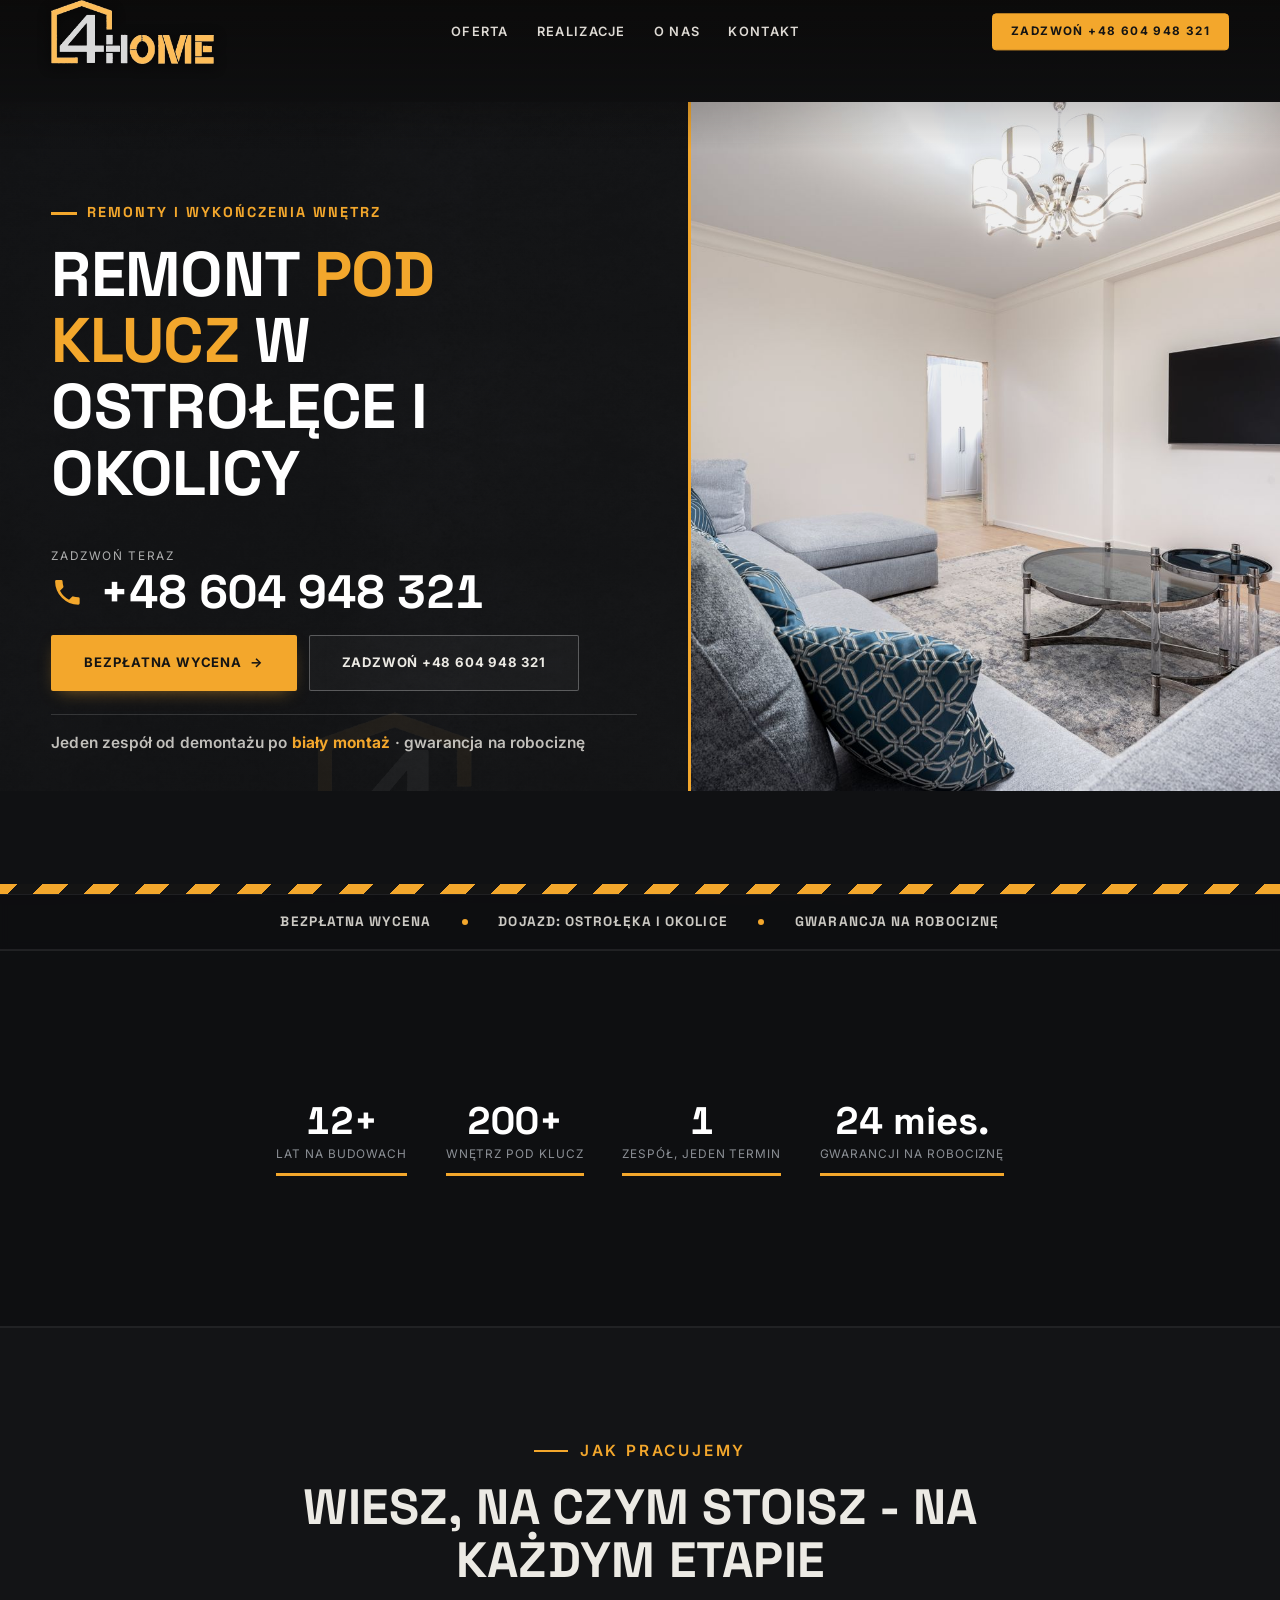
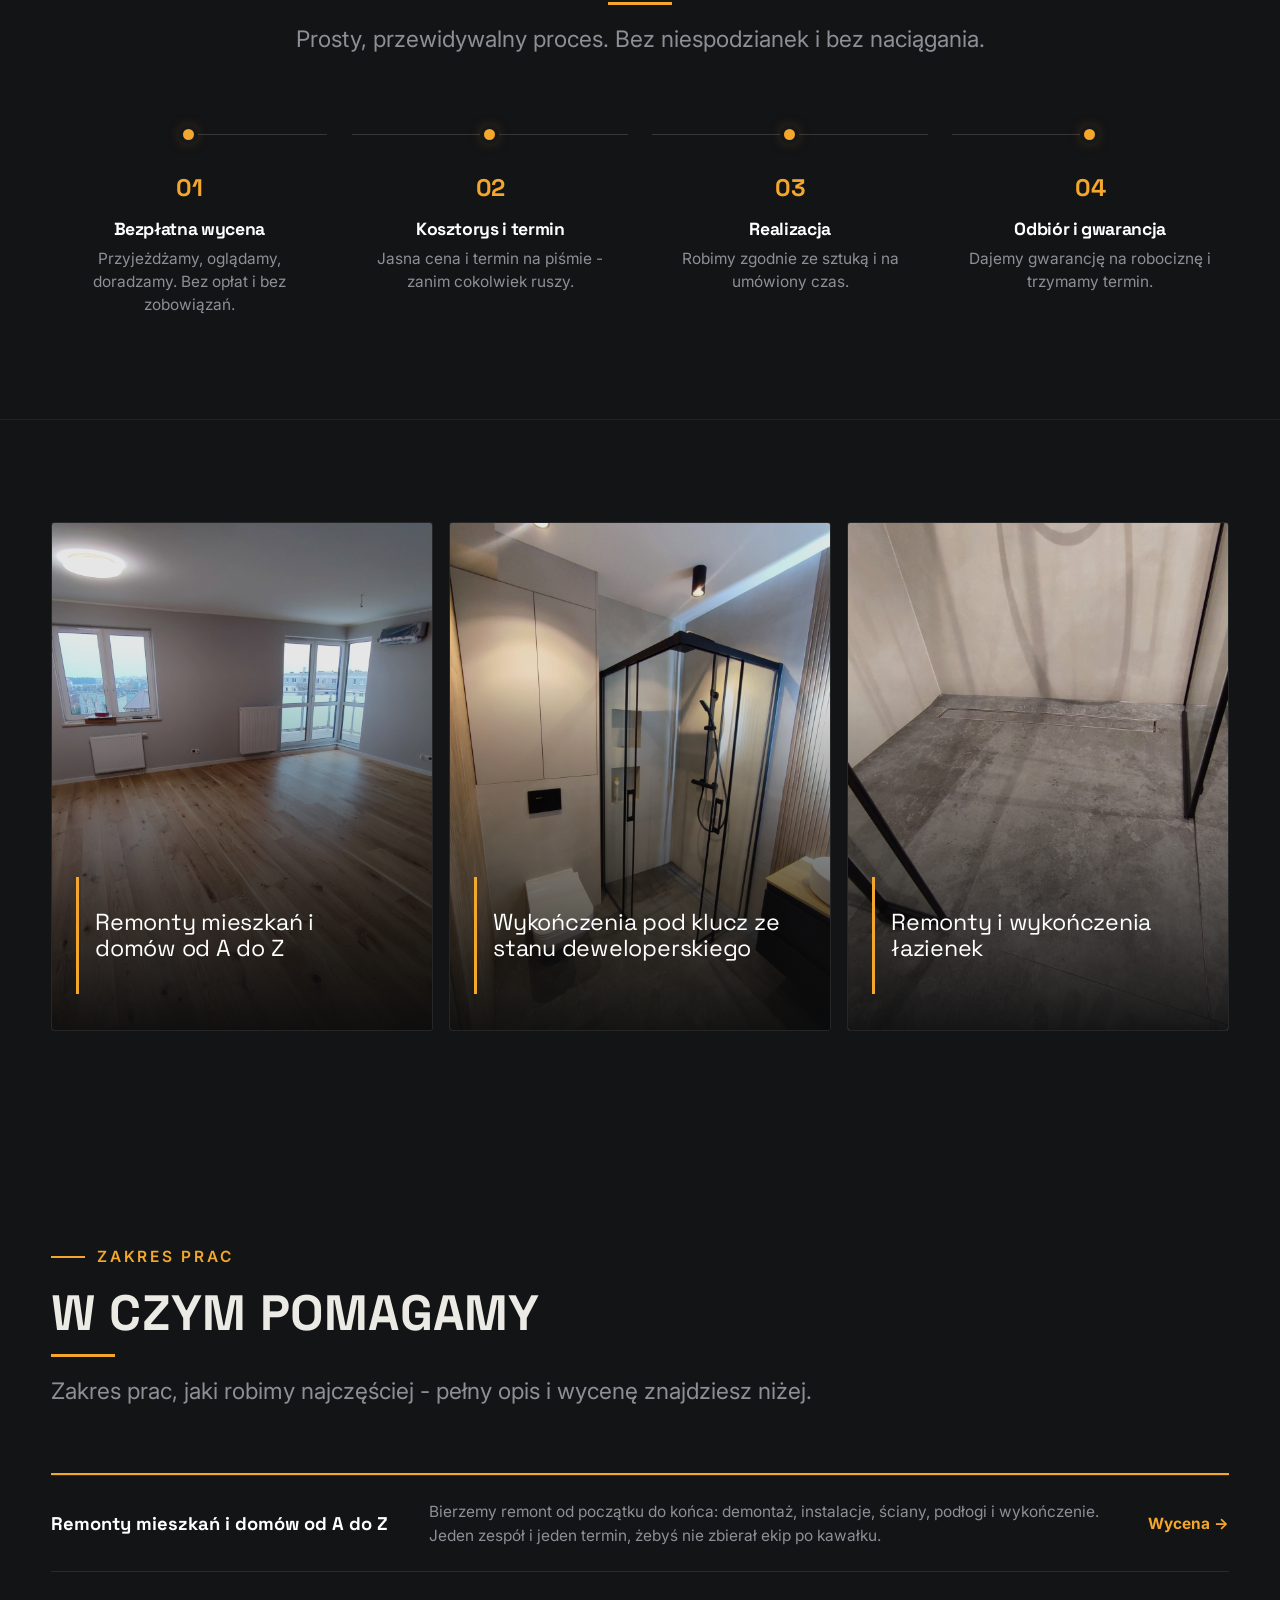
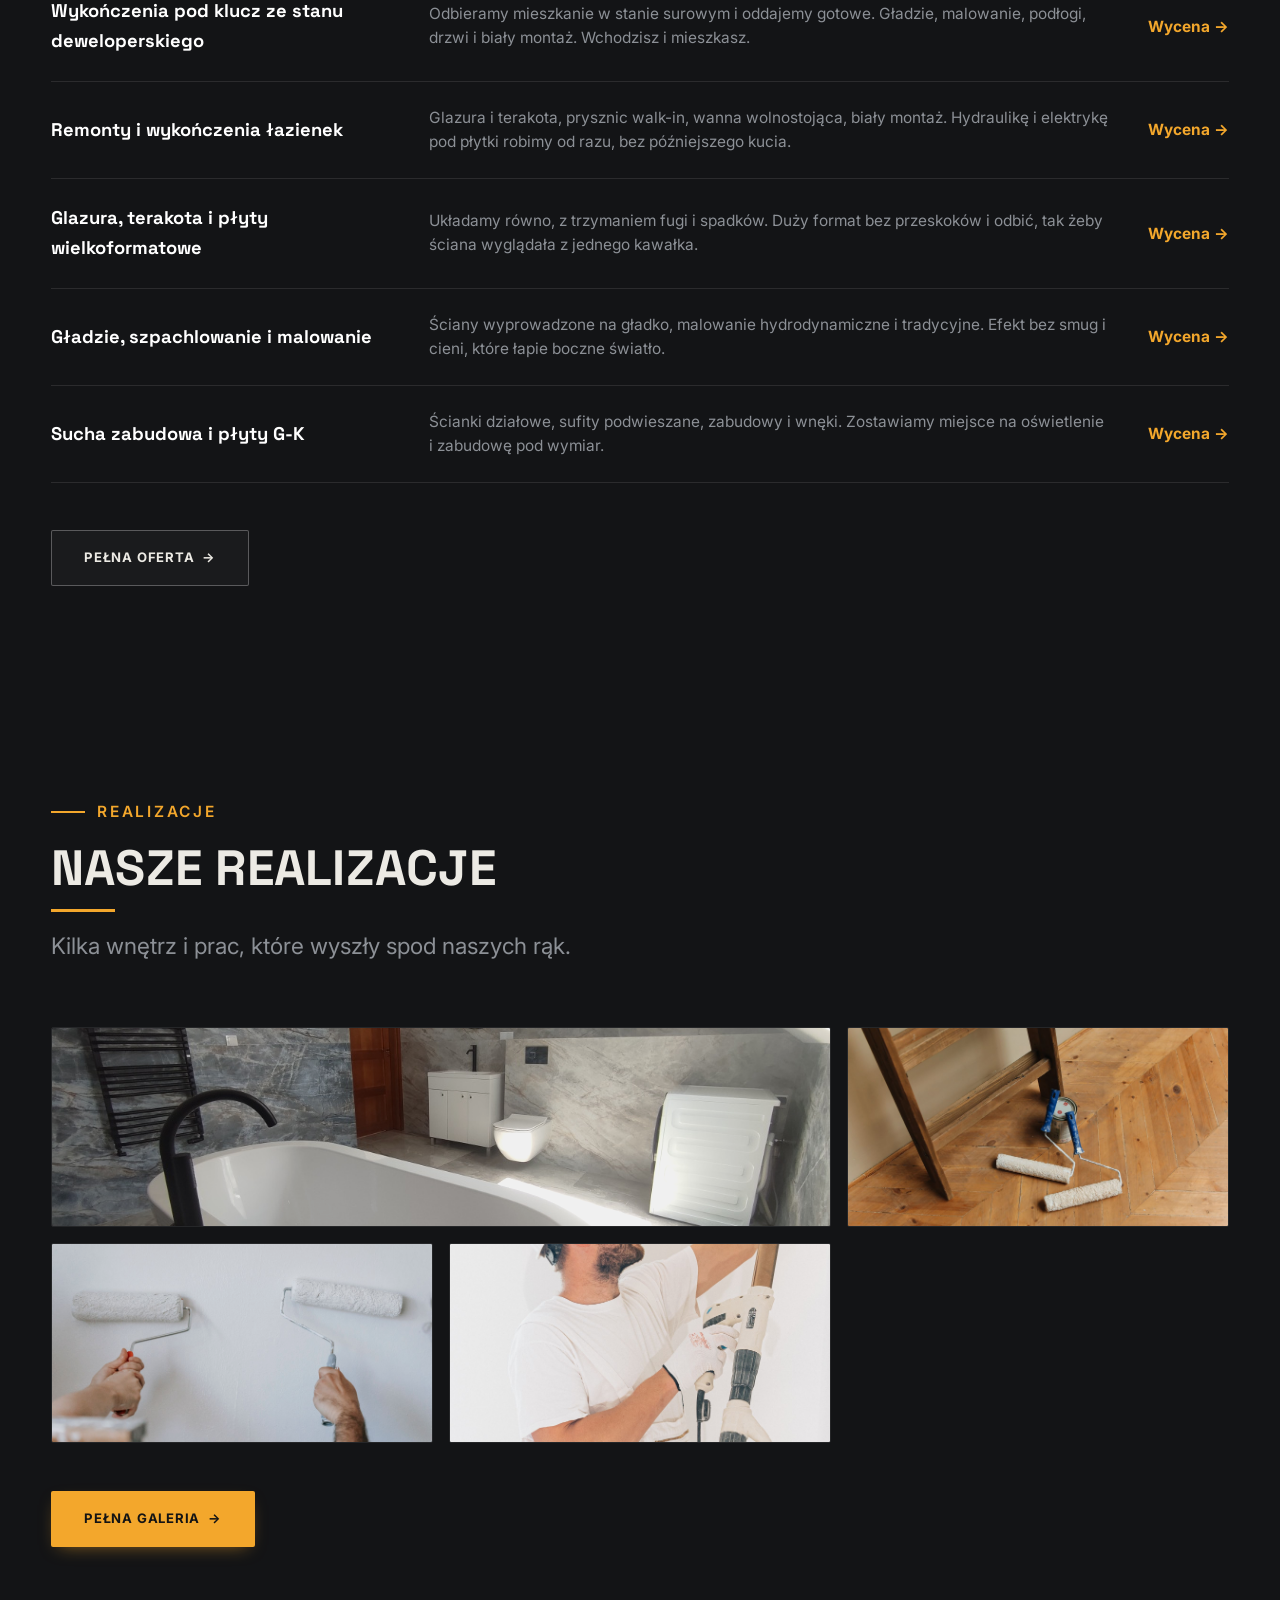
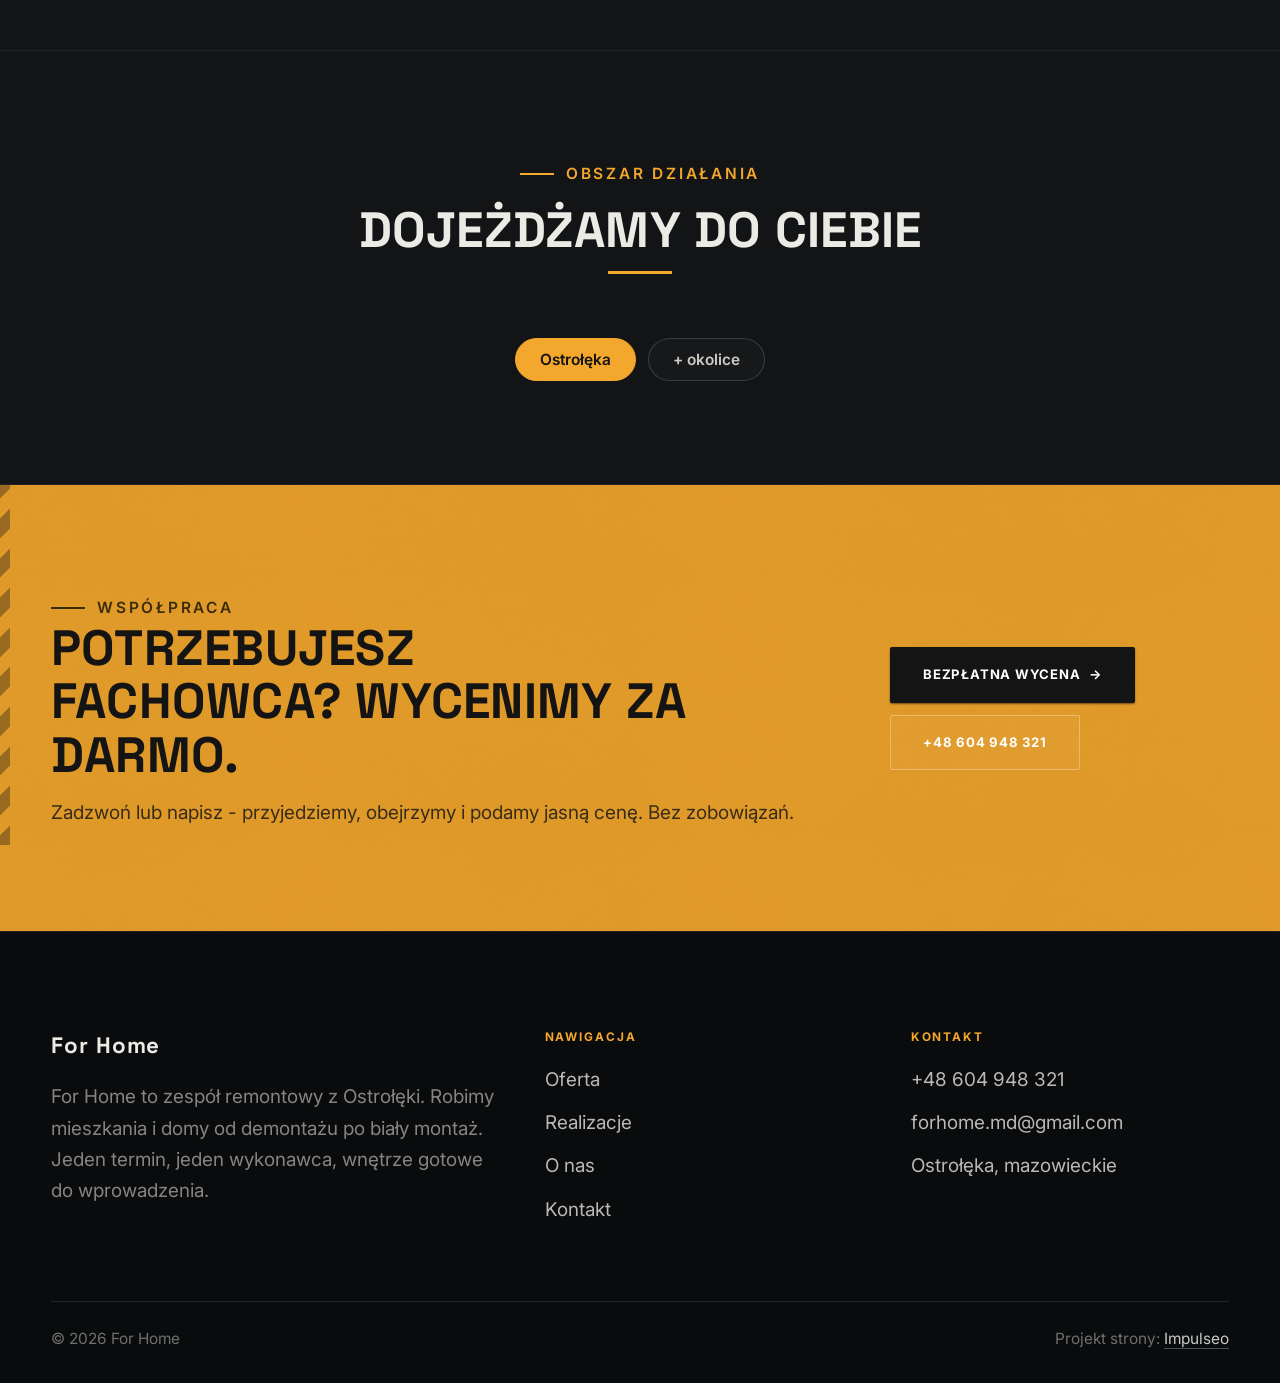
<file: index.html>
<!DOCTYPE html>
<html lang="pl">
<head>
<meta name="robots" content="noindex, nofollow">
<meta charset="UTF-8">
<meta name="viewport" content="width=device-width, initial-scale=1.0">
<title>For Home</title>
<meta name="description" content="For Home - remonty i wykończenia wnętrz w Ostrołęce i okolicy. Mieszkania pod klucz, łazienki, glazura, gładzie i malowanie, sucha zabudowa. Jeden zespół od demontażu po biały montaż. Zadzwoń po wycenę.">
<link rel="preconnect" href="https://fonts.googleapis.com">
<link rel="preconnect" href="https://fonts.gstatic.com" crossorigin>
<link href="https://fonts.googleapis.com/css2?family=Space+Grotesk:wght@500;600;700&family=Inter:wght@400;500;600&display=swap" rel="stylesheet">
<link rel="stylesheet" href="assets/styles.css">
</head>
<body>

<header class="nav">
  <div class="wrap nav-inner">
    <a class="brand brand-has-logo" href="index.html"><img class="brand-logo" src="img/logo-mark.png" alt="For Home"></a>
    <nav class="nav-links">
      <a href="oferta.html">Oferta</a>
      <a href="realizacje.html">Realizacje</a>
      <a href="o-nas.html">O nas</a>
      <a href="kontakt.html">Kontakt</a>
      <a href="tel:+48604948321" class="btn btn-accent">Zadzwoń +48 604 948 321</a>
    </nav>
    <button class="nav-toggle" aria-label="Menu"><span></span><span></span><span></span></button>
  </div>
</header>

<section class="hero-fach">
  <img class="hf-photo" src="img/hero.jpg" alt="For Home">
  <div class="hf-panel">
      <span class="hf-kicker">Remonty i wykończenia wnętrz</span>
      <h1 class="hf-title">Remont <em>pod klucz</em> w Ostrołęce i okolicy</h1>
      <a class="hf-phone" href="tel:+48604948321"><span class="hf-phone-lab">Zadzwoń teraz</span><span class="hf-phone-num"><svg class="ico-tel" width="16" height="16" viewBox="0 0 24 24" fill="none" aria-hidden="true"><path d="M6.6 10.8a15.5 15.5 0 0 0 6.6 6.6l2.2-2.2a1 1 0 0 1 1-.24 11.4 11.4 0 0 0 3.6.58 1 1 0 0 1 1 1V20a1 1 0 0 1-1 1A17 17 0 0 1 3 4a1 1 0 0 1 1-1h3.5a1 1 0 0 1 1 1c0 1.25.2 2.46.58 3.6a1 1 0 0 1-.25 1l-2.23 2.2Z" fill="currentColor"/></svg> +48 604 948 321</span></a>
      <div class="hf-actions">
        <a href="kontakt.html" class="btn btn-accent">Bezpłatna wycena <span class="arr">→</span></a>
        <a href="tel:+48604948321" class="btn btn-ghost hf-ghost">Zadzwoń +48 604 948 321</a>
      </div>
      <div class="hf-trust">Jeden zespół od demontażu po <b>biały montaż</b> · gwarancja na robociznę</div>
  </div>
</section>
<section class="fach-promise">
  <div class="wrap">
    <ul class="fp-row reveal"><li>Bezpłatna wycena</li><li>Dojazd: Ostrołęka i okolice</li><li>Gwarancja na robociznę</li></ul>
  </div>
</section>
<section class="trust-bar">
  <div class="wrap">
    <div class="tb-stats reveal">
      <div class="tb-stat"><span class="tb-num">12+</span><span class="tb-lab">lat na budowach</span></div>
      <div class="tb-stat"><span class="tb-num">200+</span><span class="tb-lab">wnętrz pod klucz</span></div>
      <div class="tb-stat"><span class="tb-num">1</span><span class="tb-lab">zespół, jeden termin</span></div>
      <div class="tb-stat"><span class="tb-num">24 mies.</span><span class="tb-lab">gwarancji na robociznę</span></div>
    </div>
  </div>
</section>
<section class="proces fachowcy">
  <div class="wrap">
    <div class="head center reveal">
      <span class="eyebrow">Jak pracujemy</span>
      <h2>Wiesz, na czym stoisz - na każdym etapie</h2>
      <p>Prosty, przewidywalny proces. Bez niespodzianek i bez naciągania.</p>
    </div>
    <ol class="proces-line">
      <li class="reveal"><span class="pno">01</span><h3>Bezpłatna wycena</h3><p>Przyjeżdżamy, oglądamy, doradzamy. Bez opłat i bez zobowiązań.</p></li>
      <li class="reveal"><span class="pno">02</span><h3>Kosztorys i termin</h3><p>Jasna cena i termin na piśmie - zanim cokolwiek ruszy.</p></li>
      <li class="reveal"><span class="pno">03</span><h3>Realizacja</h3><p>Robimy zgodnie ze sztuką i na umówiony czas.</p></li>
      <li class="reveal"><span class="pno">04</span><h3>Odbiór i gwarancja</h3><p>Dajemy gwarancję na robociznę i trzymamy termin.</p></li>
    </ol>
  </div>
</section>
<section class="gateways-band">
  <div class="wrap">
    <div class="gateways">
      <a href="oferta.html" class="gateway reveal"><img src="img/g1.jpg" alt="Remonty mieszkań i domów od A do Z" loading="lazy"><span class="g-ttl">Remonty mieszkań i domów od A do Z</span></a>
      <a href="oferta.html" class="gateway reveal"><img src="img/g2.jpg" alt="Wykończenia pod klucz ze stanu deweloperskiego" loading="lazy"><span class="g-ttl">Wykończenia pod klucz ze stanu deweloperskiego</span></a>
      <a href="oferta.html" class="gateway reveal"><img src="img/g3.jpg" alt="Remonty i wykończenia łazienek" loading="lazy"><span class="g-ttl">Remonty i wykończenia łazienek</span></a>
    </div>
  </div>
</section>
<section class="fach-uslugi">
  <div class="wrap">
    <div class="head reveal">
      <span class="eyebrow">Zakres prac</span>
      <h2>W czym pomagamy</h2>
      <p>Zakres prac, jaki robimy najczęściej - pełny opis i wycenę znajdziesz niżej.</p>
    </div>
    <ul class="fu-list">
      <li class="fu-row reveal"><div class="fu-name">Remonty mieszkań i domów od A do Z</div><div class="fu-desc">Bierzemy remont od początku do końca: demontaż, instalacje, ściany, podłogi i wykończenie. Jeden zespół i jeden termin, żebyś nie zbierał ekip po kawałku.</div><a class="fu-cta" href="kontakt.html">Wycena <span class="arr">→</span></a></li>
      <li class="fu-row reveal"><div class="fu-name">Wykończenia pod klucz ze stanu deweloperskiego</div><div class="fu-desc">Odbieramy mieszkanie w stanie surowym i oddajemy gotowe. Gładzie, malowanie, podłogi, drzwi i biały montaż. Wchodzisz i mieszkasz.</div><a class="fu-cta" href="kontakt.html">Wycena <span class="arr">→</span></a></li>
      <li class="fu-row reveal"><div class="fu-name">Remonty i wykończenia łazienek</div><div class="fu-desc">Glazura i terakota, prysznic walk-in, wanna wolnostojąca, biały montaż. Hydraulikę i elektrykę pod płytki robimy od razu, bez późniejszego kucia.</div><a class="fu-cta" href="kontakt.html">Wycena <span class="arr">→</span></a></li>
      <li class="fu-row reveal"><div class="fu-name">Glazura, terakota i płyty wielkoformatowe</div><div class="fu-desc">Układamy równo, z trzymaniem fugi i spadków. Duży format bez przeskoków i odbić, tak żeby ściana wyglądała z jednego kawałka.</div><a class="fu-cta" href="kontakt.html">Wycena <span class="arr">→</span></a></li>
      <li class="fu-row reveal"><div class="fu-name">Gładzie, szpachlowanie i malowanie</div><div class="fu-desc">Ściany wyprowadzone na gładko, malowanie hydrodynamiczne i tradycyjne. Efekt bez smug i cieni, które łapie boczne światło.</div><a class="fu-cta" href="kontakt.html">Wycena <span class="arr">→</span></a></li>
      <li class="fu-row reveal"><div class="fu-name">Sucha zabudowa i płyty G-K</div><div class="fu-desc">Ścianki działowe, sufity podwieszane, zabudowy i wnęki. Zostawiamy miejsce na oświetlenie i zabudowę pod wymiar.</div><a class="fu-cta" href="kontakt.html">Wycena <span class="arr">→</span></a></li>
    </ul>
    <div style="margin-top:var(--space-7)" class="reveal"><a href="oferta.html" class="btn btn-ghost">Pełna oferta <span class="arr">→</span></a></div>
  </div>
</section>
<section>
  <div class="wrap">
    <div class="head reveal">
      <span class="eyebrow">Realizacje</span>
      <h2>Nasze realizacje</h2>
      <p>Kilka wnętrz i prac, które wyszły spod naszych rąk.</p>
    </div>
    <div class="gallery">
      <div class="tile t-two3 reveal"><img src="img/g4.jpg" alt="Łazienka z wanną wolnostojącą" loading="lazy"><div class="cap">Łazienka z wanną wolnostojącą</div></div>
      <div class="tile t-third reveal"><img src="img/g5.jpg" alt="Montaż podłóg i listew" loading="lazy"><div class="cap">Montaż podłóg i listew</div></div>
      <div class="tile t-third reveal"><img src="img/g6.jpg" alt="Szpachlowanie i malowanie ścian" loading="lazy"><div class="cap">Szpachlowanie i malowanie ścian</div></div>
      <div class="tile t-third reveal"><img src="img/about.jpg" alt="Gładzie i przygotowanie ścian" loading="lazy"><div class="cap">Gładzie i przygotowanie ścian</div></div>
    </div>
    <div style="margin-top:var(--space-7)" class="reveal"><a href="realizacje.html" class="btn btn-accent">Pełna galeria <span class="arr">→</span></a></div>
  </div>
</section>
<section class="obszar">
  <div class="wrap">
    <div class="head center reveal">
      <span class="eyebrow">Obszar działania</span>
      <h2>Dojeżdżamy do Ciebie</h2>
    </div>
    <ul class="obszar-list reveal"><li class="is-home">Ostrołęka</li><li>+ okolice</li></ul>
  </div>
</section>
<section class="cta">
  <div class="wrap">
    <div class="reveal">
      <span class="eyebrow">Współpraca</span>
      <h2>Potrzebujesz fachowca? Wycenimy za darmo.</h2>
      <p>Zadzwoń lub napisz - przyjedziemy, obejrzymy i podamy jasną cenę. Bez zobowiązań.</p>
    </div>
    <div class="cta-actions reveal">
      <a href="kontakt.html" class="btn btn-light">Bezpłatna wycena <span class="arr">→</span></a>
      <a href="tel:+48604948321" class="btn btn-ghost" style="color:#fff;border-color:rgba(255,255,255,.3)">+48 604 948 321</a>
    </div>
  </div>
</section>

<footer>
  <div class="wrap">
    <div class="foot-grid">
      <div class="foot-brand">
        <div class="name">For Home</div>
        <p>For Home to zespół remontowy z Ostrołęki. Robimy mieszkania i domy od demontażu po biały montaż. Jeden termin, jeden wykonawca, wnętrze gotowe do wprowadzenia.</p>
      </div>
      <div class="foot-col">
        <h4>Nawigacja</h4>
        <a href="oferta.html">Oferta</a>
        <a href="realizacje.html">Realizacje</a>
        <a href="o-nas.html">O nas</a>
        <a href="kontakt.html">Kontakt</a>
      </div>
      <div class="foot-col">
        <h4>Kontakt</h4>
        <a href="tel:+48604948321">+48 604 948 321</a>
        <a href="mailto:forhome.md@gmail.com">forhome.md@gmail.com</a>
        <p>Ostrołęka, mazowieckie</p>
      </div>
    </div>
    <div class="foot-bot">
      <span>© 2026 For Home</span>
      <span>Projekt strony: <a class="foot-credit" href="https://impulseo.pl" target="_blank" rel="noopener">Impulseo</a></span>
    </div>
  </div>
</footer>
<div class="sticky-call"><a class="sc-call" href="tel:+48604948321"><svg class="ico-tel" width="16" height="16" viewBox="0 0 24 24" fill="none" aria-hidden="true"><path d="M6.6 10.8a15.5 15.5 0 0 0 6.6 6.6l2.2-2.2a1 1 0 0 1 1-.24 11.4 11.4 0 0 0 3.6.58 1 1 0 0 1 1 1V20a1 1 0 0 1-1 1A17 17 0 0 1 3 4a1 1 0 0 1 1-1h3.5a1 1 0 0 1 1 1c0 1.25.2 2.46.58 3.6a1 1 0 0 1-.25 1l-2.23 2.2Z" fill="currentColor"/></svg> Zadzwoń</a><a class="sc-quote" href="kontakt.html">Bezpłatna wycena</a></div>

<script src="assets/main.js"></script>
</body>
</html>
</file>
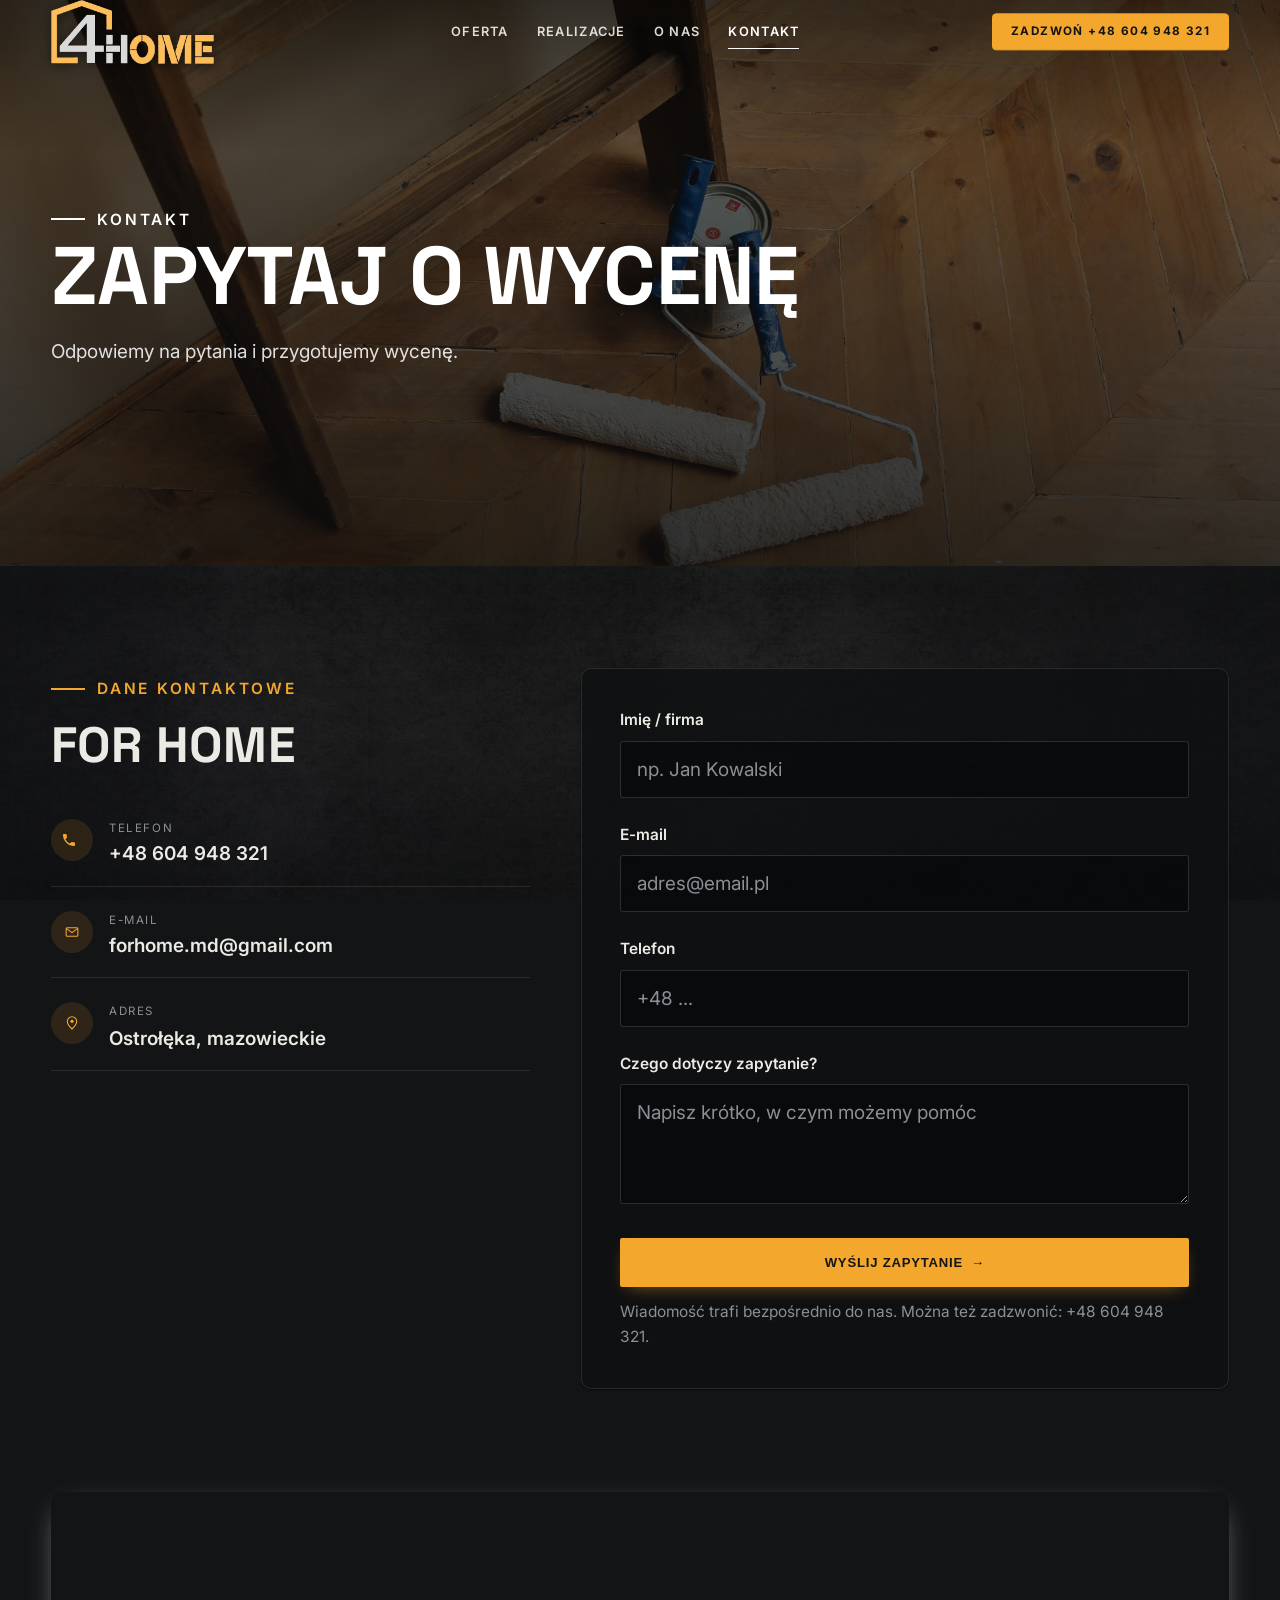
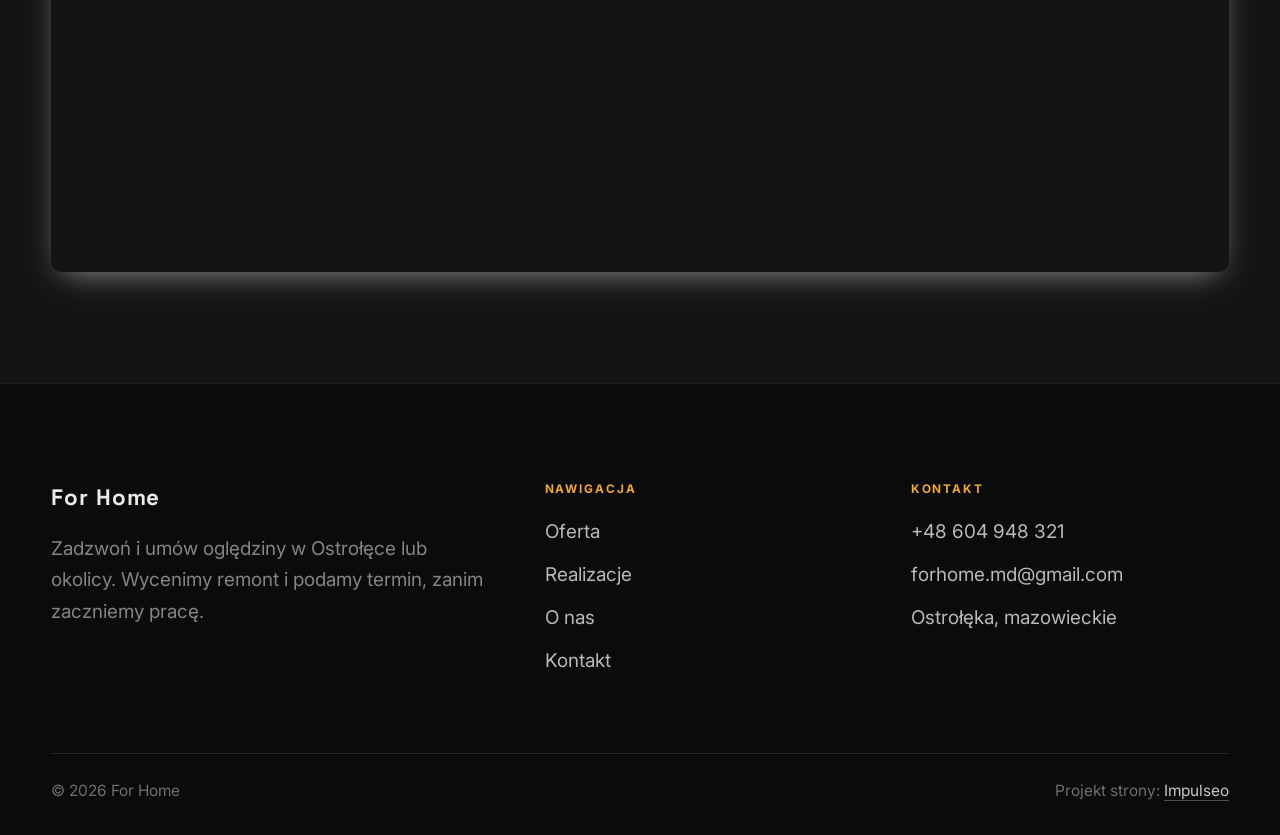
<file: kontakt.html>
<!DOCTYPE html>
<html lang="pl">
<head>
<meta name="robots" content="noindex, nofollow">
<meta charset="UTF-8">
<meta name="viewport" content="width=device-width, initial-scale=1.0">
<title>Kontakt - For Home</title>
<meta name="description" content="Kontakt For Home - Ostrołęka, mazowieckie">
<link rel="preconnect" href="https://fonts.googleapis.com">
<link rel="preconnect" href="https://fonts.gstatic.com" crossorigin>
<link href="https://fonts.googleapis.com/css2?family=Space+Grotesk:wght@500;600;700&family=Inter:wght@400;500;600&display=swap" rel="stylesheet">
<link rel="stylesheet" href="assets/styles.css">
</head>
<body>

<header class="nav">
  <div class="wrap nav-inner">
    <a class="brand brand-has-logo" href="index.html"><img class="brand-logo" src="img/logo-mark.png" alt="For Home"></a>
    <nav class="nav-links">
      <a href="oferta.html">Oferta</a>
      <a href="realizacje.html">Realizacje</a>
      <a href="o-nas.html">O nas</a>
      <a href="kontakt.html" class="active">Kontakt</a>
      <a href="tel:+48604948321" class="btn btn-accent">Zadzwoń +48 604 948 321</a>
    </nav>
    <button class="nav-toggle" aria-label="Menu"><span></span><span></span><span></span></button>
  </div>
</header>

<section class="pagehead">
  <img src="img/g5.jpg" alt="For Home - Zapytaj o wycenę">
  <div class="wrap">
    <span class="eyebrow">Kontakt</span>
    <h1>Zapytaj o wycenę</h1>
    <p>Odpowiemy na pytania i przygotujemy wycenę.</p>
  </div>
</section>
<section>
  <div class="wrap contact-grid">
    <div class="reveal">
      <span class="eyebrow">Dane kontaktowe</span>
      <h2 style="margin:var(--space-4) 0 var(--space-6)">For Home</h2>
      <div class="info-list">
        <div class="info-row"><div class="ic"><svg class="ico-tel" width="16" height="16" viewBox="0 0 24 24" fill="none" aria-hidden="true"><path d="M6.6 10.8a15.5 15.5 0 0 0 6.6 6.6l2.2-2.2a1 1 0 0 1 1-.24 11.4 11.4 0 0 0 3.6.58 1 1 0 0 1 1 1V20a1 1 0 0 1-1 1A17 17 0 0 1 3 4a1 1 0 0 1 1-1h3.5a1 1 0 0 1 1 1c0 1.25.2 2.46.58 3.6a1 1 0 0 1-.25 1l-2.23 2.2Z" fill="currentColor"/></svg></div><div><div class="lbl">Telefon</div><a class="val" href="tel:+48604948321">+48 604 948 321</a></div></div>
        <div class="info-row"><div class="ic"><svg class="ico-mail" width="16" height="16" viewBox="0 0 24 24" fill="none" aria-hidden="true"><rect x="3.2" y="5.5" width="17.6" height="13" rx="1.6" stroke="currentColor" stroke-width="1.6"/><path d="M4 7l8 6 8-6" stroke="currentColor" stroke-width="1.6" stroke-linecap="round" stroke-linejoin="round"/></svg></div><div><div class="lbl">E-mail</div><a class="val" href="mailto:forhome.md@gmail.com">forhome.md@gmail.com</a></div></div>
        <div class="info-row"><div class="ic"><svg class="ico-pin" width="16" height="16" viewBox="0 0 24 24" fill="none" aria-hidden="true"><path d="M12 21s7-6.1 7-11.5A7 7 0 0 0 5 9.5C5 14.9 12 21 12 21Z" stroke="currentColor" stroke-width="1.6" fill="none"/><circle cx="12" cy="9.5" r="2.4" fill="currentColor"/></svg></div><div><div class="lbl">Adres</div><div class="val">Ostrołęka, mazowieckie</div></div></div>
      </div>
    </div>
    <div class="reveal">
      <form class="form" action="https://formsubmit.co/forhome.md@gmail.com" method="POST">
        <input type="hidden" name="_subject" value="Zapytanie ze strony For Home">
        <input type="hidden" name="_captcha" value="false">
        <input type="hidden" name="_template" value="table">
        <div class="fld"><label for="name">Imię / firma</label><input id="name" name="name" type="text" placeholder="np. Jan Kowalski" required></div>
        <div class="fld"><label for="email">E-mail</label><input id="email" name="email" type="email" placeholder="adres@email.pl" required></div>
        <div class="fld"><label for="phone">Telefon</label><input id="phone" name="phone" type="tel" placeholder="+48 ..."></div>
        <div class="fld"><label for="msg">Czego dotyczy zapytanie?</label><textarea id="msg" name="message" placeholder="Napisz krótko, w czym możemy pomóc" required></textarea></div>
        <button type="submit" class="btn btn-accent" style="width:100%;justify-content:center">Wyślij zapytanie <span class="arr">→</span></button>
        <p class="note">Wiadomość trafi bezpośrednio do nas. Można też zadzwonić: +48 604 948 321.</p>
      </form>
    </div>
  </div>
</section>
<section style="padding-top:0">
  <div class="wrap reveal">
    <iframe class="map" title="For Home - Ostrołęka" src="https://maps.google.com/maps?q=For%20Home%20Ostro%C5%82%C4%99ka&z=15&output=embed" loading="lazy" referrerpolicy="no-referrer-when-downgrade"></iframe>
  </div>
</section>

<footer>
  <div class="wrap">
    <div class="foot-grid">
      <div class="foot-brand">
        <div class="name">For Home</div>
        <p>Zadzwoń i umów oględziny w Ostrołęce lub okolicy. Wycenimy remont i podamy termin, zanim zaczniemy pracę.</p>
      </div>
      <div class="foot-col">
        <h4>Nawigacja</h4>
        <a href="oferta.html">Oferta</a>
        <a href="realizacje.html">Realizacje</a>
        <a href="o-nas.html">O nas</a>
        <a href="kontakt.html">Kontakt</a>
      </div>
      <div class="foot-col">
        <h4>Kontakt</h4>
        <a href="tel:+48604948321">+48 604 948 321</a>
        <a href="mailto:forhome.md@gmail.com">forhome.md@gmail.com</a>
        <p>Ostrołęka, mazowieckie</p>
      </div>
    </div>
    <div class="foot-bot">
      <span>© 2026 For Home</span>
      <span>Projekt strony: <a class="foot-credit" href="https://impulseo.pl" target="_blank" rel="noopener">Impulseo</a></span>
    </div>
  </div>
</footer>
<div class="sticky-call"><a class="sc-call" href="tel:+48604948321"><svg class="ico-tel" width="16" height="16" viewBox="0 0 24 24" fill="none" aria-hidden="true"><path d="M6.6 10.8a15.5 15.5 0 0 0 6.6 6.6l2.2-2.2a1 1 0 0 1 1-.24 11.4 11.4 0 0 0 3.6.58 1 1 0 0 1 1 1V20a1 1 0 0 1-1 1A17 17 0 0 1 3 4a1 1 0 0 1 1-1h3.5a1 1 0 0 1 1 1c0 1.25.2 2.46.58 3.6a1 1 0 0 1-.25 1l-2.23 2.2Z" fill="currentColor"/></svg> Zadzwoń</a><a class="sc-quote" href="kontakt.html">Bezpłatna wycena</a></div>

<script src="assets/main.js"></script>
</body>
</html>
</file>
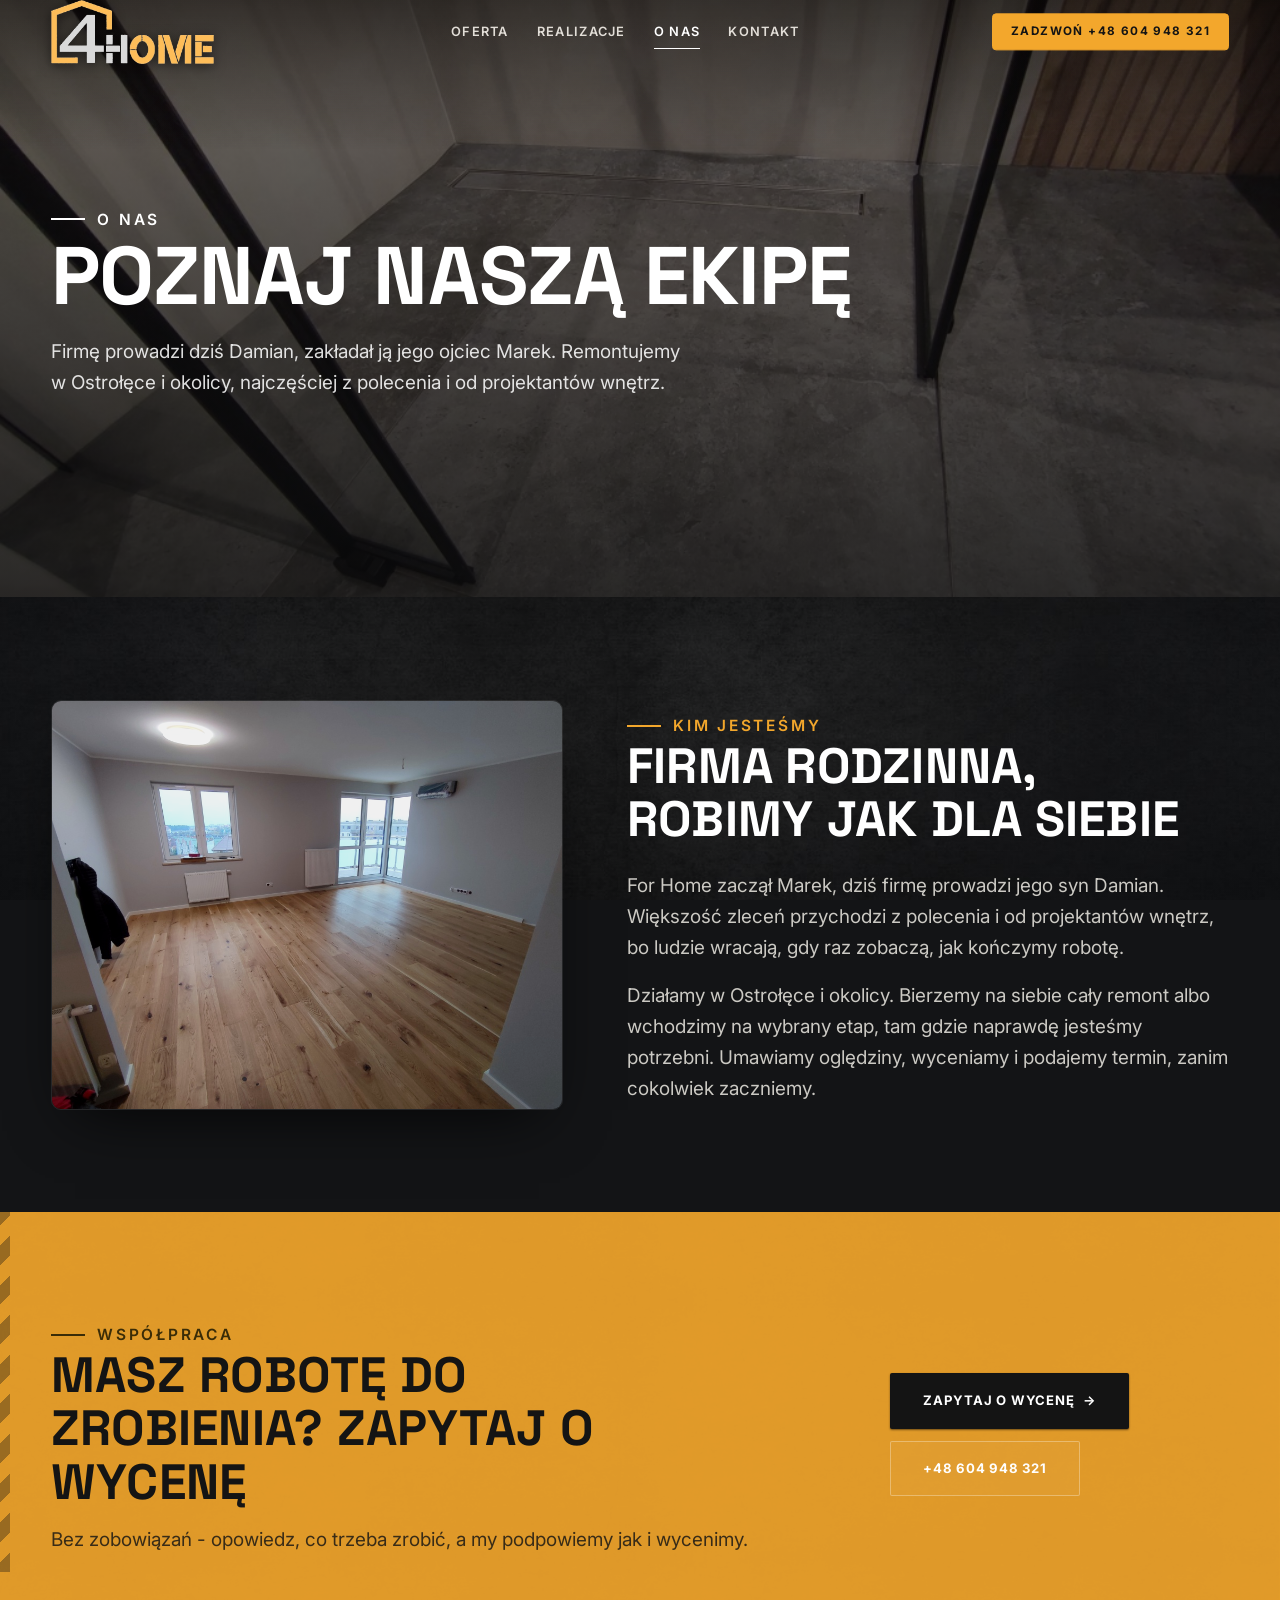
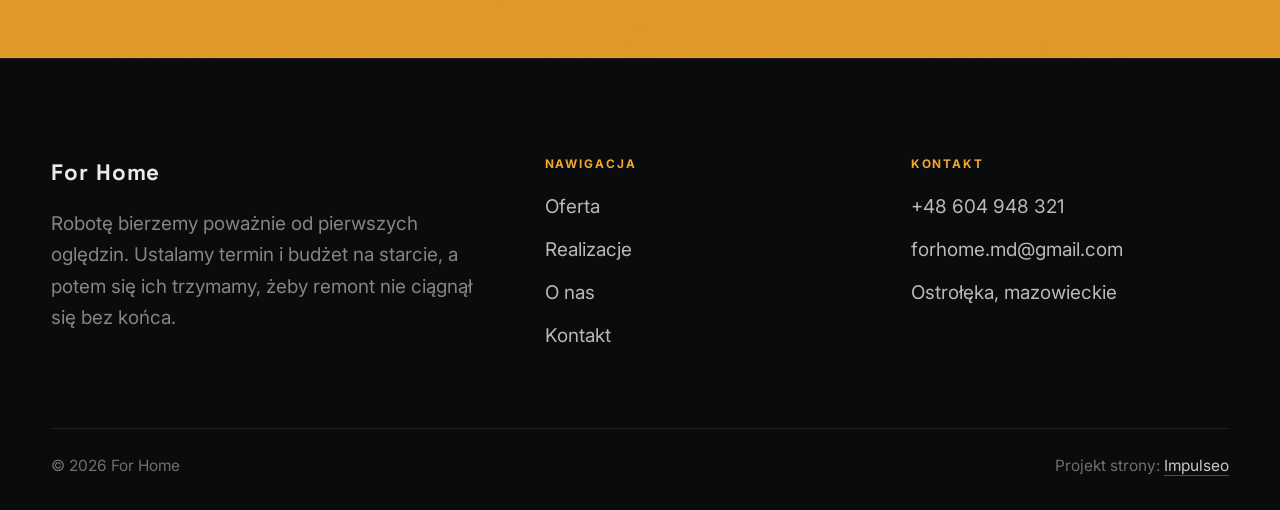
<file: o-nas.html>
<!DOCTYPE html>
<html lang="pl">
<head>
<meta name="robots" content="noindex, nofollow">
<meta charset="UTF-8">
<meta name="viewport" content="width=device-width, initial-scale=1.0">
<title>O nas - For Home</title>
<meta name="description" content="For Home - remonty i wykończenia wnętrz w Ostrołęce i okolicy. Mieszkania pod klucz, łazienki, glazura, gładzie i malowanie, sucha zabudowa. Jeden zespół od demontażu po biały montaż. Zadzwoń po wycenę.">
<link rel="preconnect" href="https://fonts.googleapis.com">
<link rel="preconnect" href="https://fonts.gstatic.com" crossorigin>
<link href="https://fonts.googleapis.com/css2?family=Space+Grotesk:wght@500;600;700&family=Inter:wght@400;500;600&display=swap" rel="stylesheet">
<link rel="stylesheet" href="assets/styles.css">
</head>
<body>

<header class="nav">
  <div class="wrap nav-inner">
    <a class="brand brand-has-logo" href="index.html"><img class="brand-logo" src="img/logo-mark.png" alt="For Home"></a>
    <nav class="nav-links">
      <a href="oferta.html">Oferta</a>
      <a href="realizacje.html">Realizacje</a>
      <a href="o-nas.html" class="active">O nas</a>
      <a href="kontakt.html">Kontakt</a>
      <a href="tel:+48604948321" class="btn btn-accent">Zadzwoń +48 604 948 321</a>
    </nav>
    <button class="nav-toggle" aria-label="Menu"><span></span><span></span><span></span></button>
  </div>
</header>

<section class="pagehead">
  <img src="img/g3.jpg" alt="For Home - Poznaj naszą ekipę">
  <div class="wrap">
    <span class="eyebrow">O nas</span>
    <h1>Poznaj naszą ekipę</h1>
    <p>Firmę prowadzi dziś Damian, zakładał ją jego ojciec Marek. Remontujemy w Ostrołęce i okolicy, najczęściej z polecenia i od projektantów wnętrz.</p>
  </div>
</section>
<section>
  <div class="wrap split">
    <div class="split-art reveal"><img src="img/g1.jpg" alt="For Home" loading="lazy"></div>
    <div class="split-copy reveal">
      <span class="eyebrow">Kim jesteśmy</span>
      <h2>Firma rodzinna, robimy jak dla siebie</h2>
      <p class="muted">For Home zaczął Marek, dziś firmę prowadzi jego syn Damian. Większość zleceń przychodzi z polecenia i od projektantów wnętrz, bo ludzie wracają, gdy raz zobaczą, jak kończymy robotę.</p>
      <p class="muted">Działamy w Ostrołęce i okolicy. Bierzemy na siebie cały remont albo wchodzimy na wybrany etap, tam gdzie naprawdę jesteśmy potrzebni. Umawiamy oględziny, wyceniamy i podajemy termin, zanim cokolwiek zaczniemy.</p>
    </div>
  </div>
</section>


<section class="cta">
  <div class="wrap">
    <div class="reveal">
      <span class="eyebrow">Współpraca</span>
      <h2>Masz robotę do zrobienia? Zapytaj o wycenę</h2>
      <p>Bez zobowiązań - opowiedz, co trzeba zrobić, a my podpowiemy jak i wycenimy.</p>
    </div>
    <div class="cta-actions reveal">
      <a href="kontakt.html" class="btn btn-light">Zapytaj o wycenę <span class="arr">→</span></a>
      <a href="tel:+48604948321" class="btn btn-ghost" style="color:#fff;border-color:rgba(255,255,255,.3)">+48 604 948 321</a>
    </div>
  </div>
</section>

<footer>
  <div class="wrap">
    <div class="foot-grid">
      <div class="foot-brand">
        <div class="name">For Home</div>
        <p>Robotę bierzemy poważnie od pierwszych oględzin. Ustalamy termin i budżet na starcie, a potem się ich trzymamy, żeby remont nie ciągnął się bez końca.</p>
      </div>
      <div class="foot-col">
        <h4>Nawigacja</h4>
        <a href="oferta.html">Oferta</a>
        <a href="realizacje.html">Realizacje</a>
        <a href="o-nas.html">O nas</a>
        <a href="kontakt.html">Kontakt</a>
      </div>
      <div class="foot-col">
        <h4>Kontakt</h4>
        <a href="tel:+48604948321">+48 604 948 321</a>
        <a href="mailto:forhome.md@gmail.com">forhome.md@gmail.com</a>
        <p>Ostrołęka, mazowieckie</p>
      </div>
    </div>
    <div class="foot-bot">
      <span>© 2026 For Home</span>
      <span>Projekt strony: <a class="foot-credit" href="https://impulseo.pl" target="_blank" rel="noopener">Impulseo</a></span>
    </div>
  </div>
</footer>
<div class="sticky-call"><a class="sc-call" href="tel:+48604948321"><svg class="ico-tel" width="16" height="16" viewBox="0 0 24 24" fill="none" aria-hidden="true"><path d="M6.6 10.8a15.5 15.5 0 0 0 6.6 6.6l2.2-2.2a1 1 0 0 1 1-.24 11.4 11.4 0 0 0 3.6.58 1 1 0 0 1 1 1V20a1 1 0 0 1-1 1A17 17 0 0 1 3 4a1 1 0 0 1 1-1h3.5a1 1 0 0 1 1 1c0 1.25.2 2.46.58 3.6a1 1 0 0 1-.25 1l-2.23 2.2Z" fill="currentColor"/></svg> Zadzwoń</a><a class="sc-quote" href="kontakt.html">Bezpłatna wycena</a></div>

<script src="assets/main.js"></script>
</body>
</html>
</file>
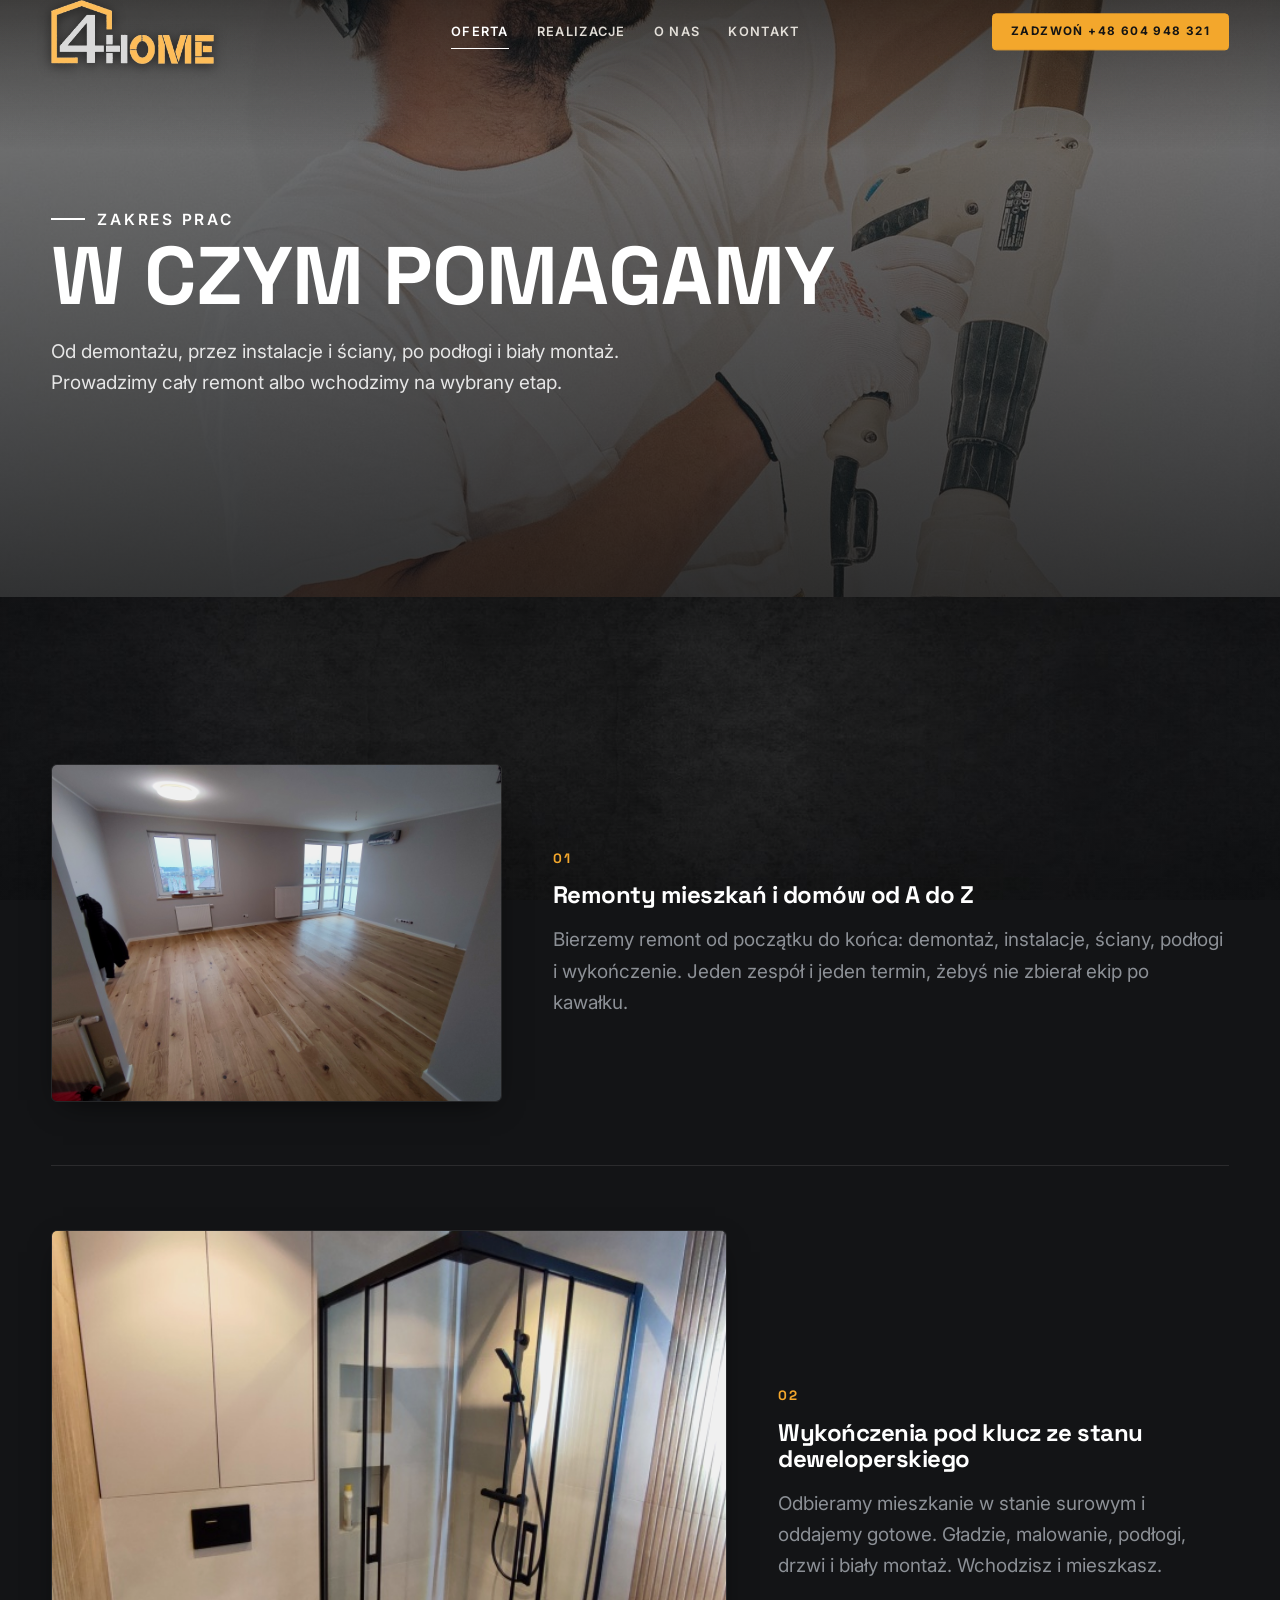
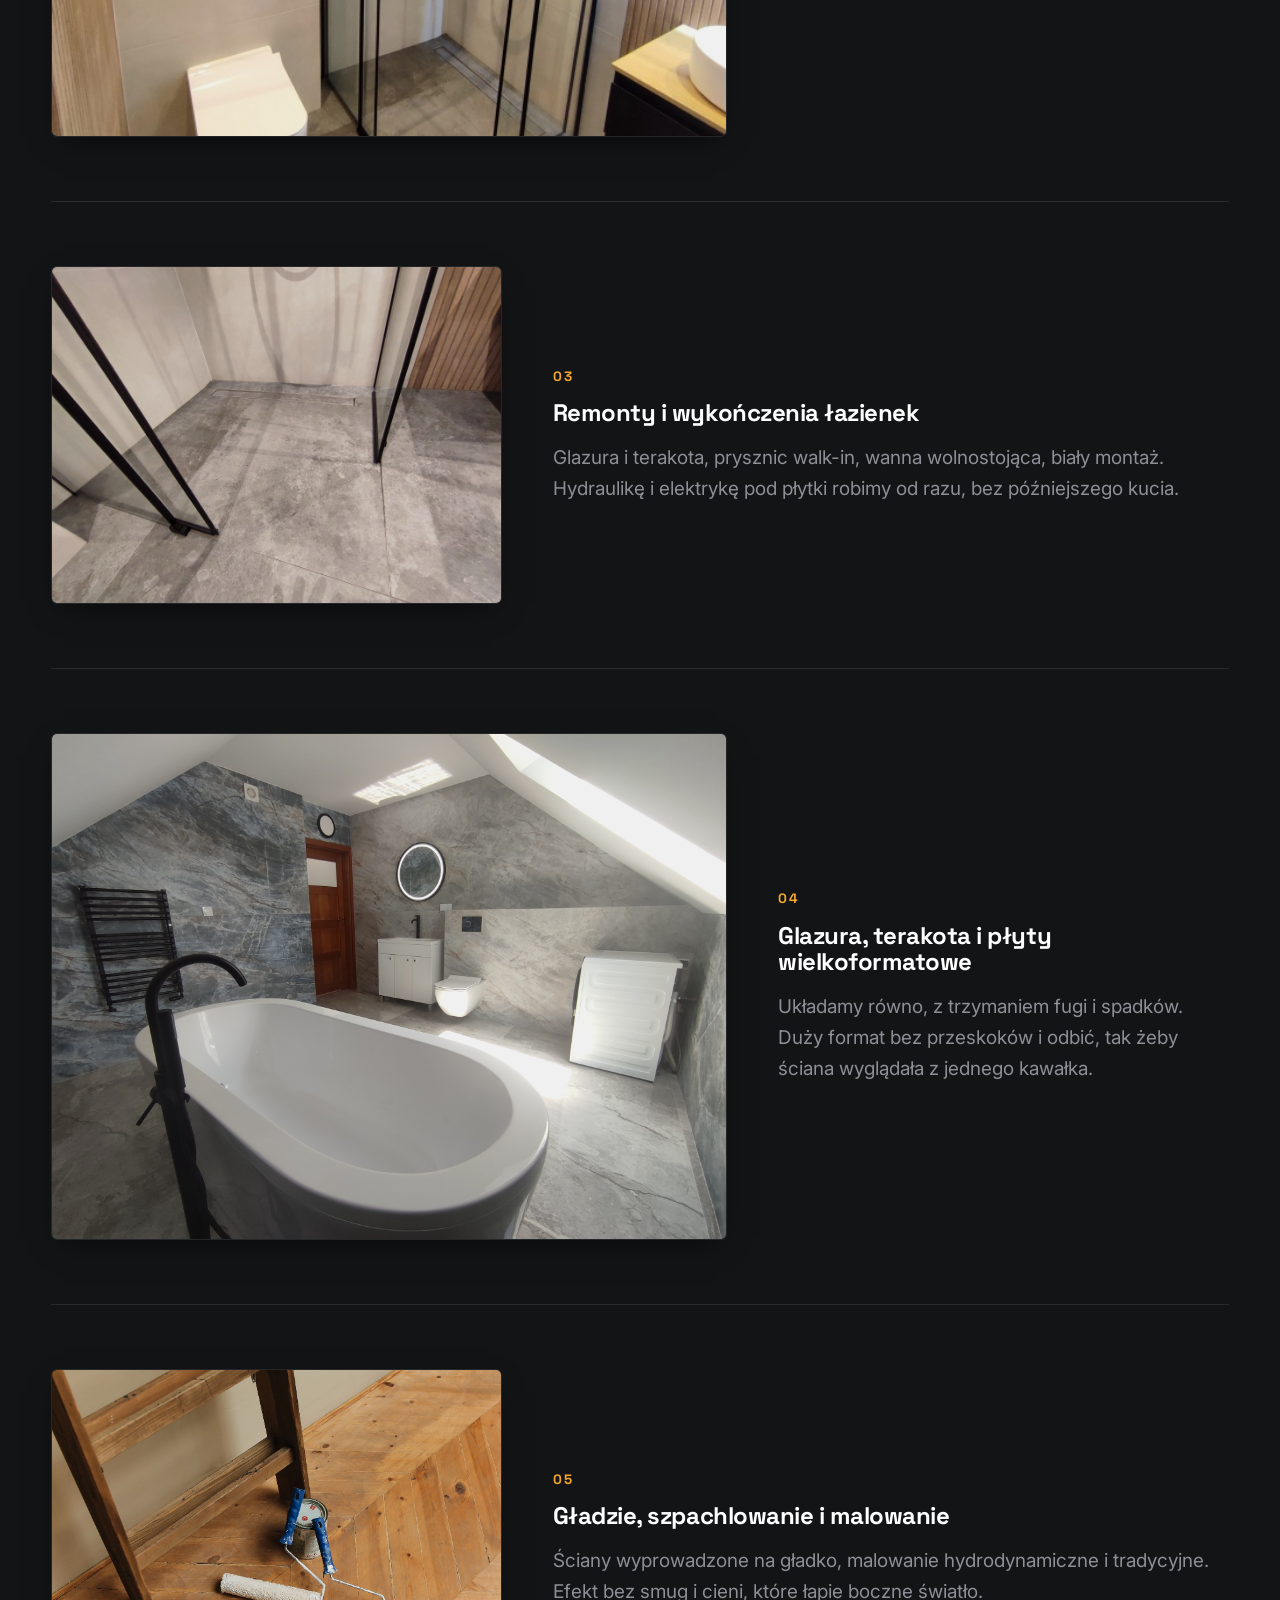
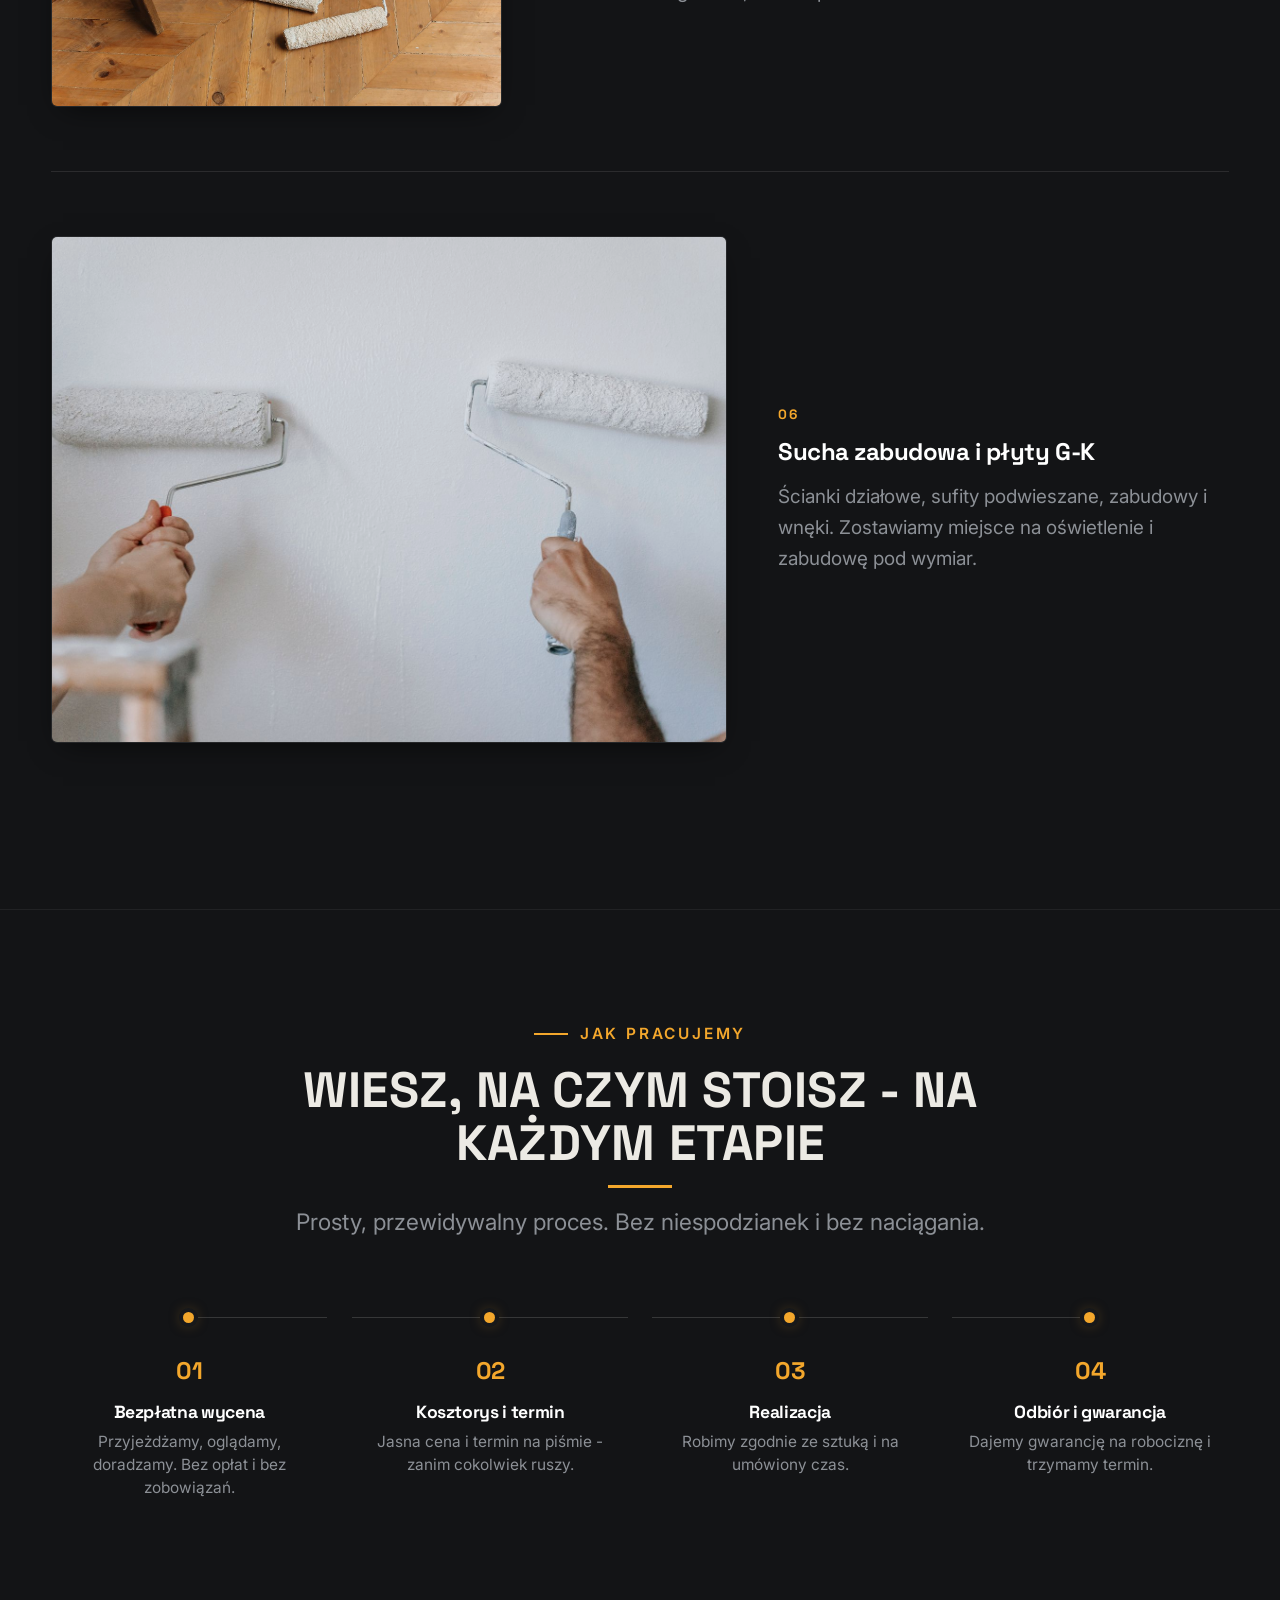
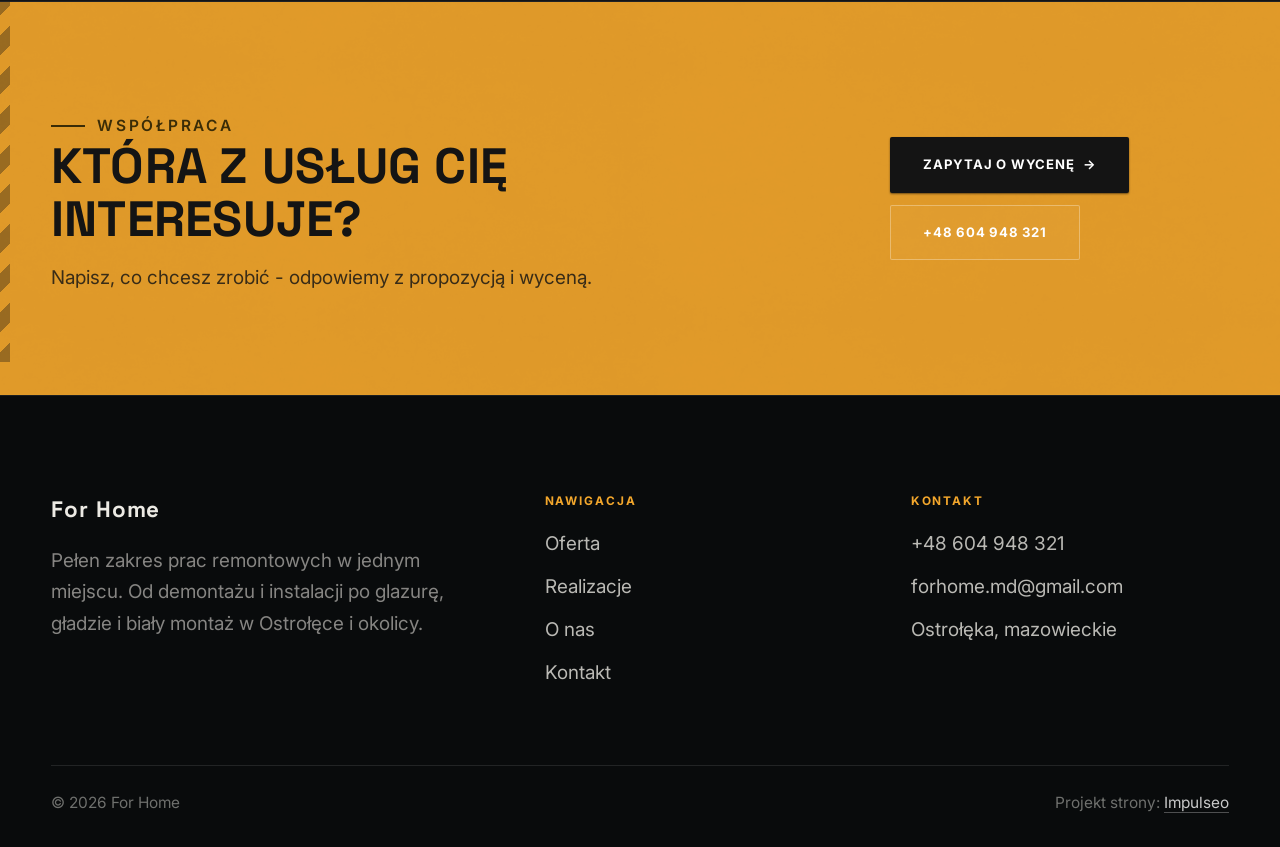
<file: oferta.html>
<!DOCTYPE html>
<html lang="pl">
<head>
<meta name="robots" content="noindex, nofollow">
<meta charset="UTF-8">
<meta name="viewport" content="width=device-width, initial-scale=1.0">
<title>Oferta - For Home</title>
<meta name="description" content="For Home - remonty i wykończenia wnętrz w Ostrołęce i okolicy. Mieszkania pod klucz, łazienki, glazura, gładzie i malowanie, sucha zabudowa. Jeden zespół od demontażu po biały montaż. Zadzwoń po wycenę.">
<link rel="preconnect" href="https://fonts.googleapis.com">
<link rel="preconnect" href="https://fonts.gstatic.com" crossorigin>
<link href="https://fonts.googleapis.com/css2?family=Space+Grotesk:wght@500;600;700&family=Inter:wght@400;500;600&display=swap" rel="stylesheet">
<link rel="stylesheet" href="assets/styles.css">
</head>
<body>

<header class="nav">
  <div class="wrap nav-inner">
    <a class="brand brand-has-logo" href="index.html"><img class="brand-logo" src="img/logo-mark.png" alt="For Home"></a>
    <nav class="nav-links">
      <a href="oferta.html" class="active">Oferta</a>
      <a href="realizacje.html">Realizacje</a>
      <a href="o-nas.html">O nas</a>
      <a href="kontakt.html">Kontakt</a>
      <a href="tel:+48604948321" class="btn btn-accent">Zadzwoń +48 604 948 321</a>
    </nav>
    <button class="nav-toggle" aria-label="Menu"><span></span><span></span><span></span></button>
  </div>
</header>

<section class="pagehead">
  <img src="img/about.jpg" alt="For Home - W czym pomagamy">
  <div class="wrap">
    <span class="eyebrow">Zakres prac</span>
    <h1>W czym pomagamy</h1>
    <p>Od demontażu, przez instalacje i ściany, po podłogi i biały montaż. Prowadzimy cały remont albo wchodzimy na wybrany etap.</p>
  </div>
</section>
<section>
  <div class="wrap">
    <div class="svc-row reveal">
      <div class="svc-row-art"><img src="img/g1.jpg" alt="Remonty mieszkań i domów od A do Z" loading="lazy"></div>
      <div>
        <span class="num">01</span>
        <h3>Remonty mieszkań i domów od A do Z</h3>
        <p class="muted">Bierzemy remont od początku do końca: demontaż, instalacje, ściany, podłogi i wykończenie. Jeden zespół i jeden termin, żebyś nie zbierał ekip po kawałku.</p>
      </div>
    </div>
    <div class="svc-row rev reveal">
      <div class="svc-row-art"><img src="img/g2.jpg" alt="Wykończenia pod klucz ze stanu deweloperskiego" loading="lazy"></div>
      <div>
        <span class="num">02</span>
        <h3>Wykończenia pod klucz ze stanu deweloperskiego</h3>
        <p class="muted">Odbieramy mieszkanie w stanie surowym i oddajemy gotowe. Gładzie, malowanie, podłogi, drzwi i biały montaż. Wchodzisz i mieszkasz.</p>
      </div>
    </div>
    <div class="svc-row reveal">
      <div class="svc-row-art"><img src="img/g3.jpg" alt="Remonty i wykończenia łazienek" loading="lazy"></div>
      <div>
        <span class="num">03</span>
        <h3>Remonty i wykończenia łazienek</h3>
        <p class="muted">Glazura i terakota, prysznic walk-in, wanna wolnostojąca, biały montaż. Hydraulikę i elektrykę pod płytki robimy od razu, bez późniejszego kucia.</p>
      </div>
    </div>
    <div class="svc-row rev reveal">
      <div class="svc-row-art"><img src="img/g4.jpg" alt="Glazura, terakota i płyty wielkoformatowe" loading="lazy"></div>
      <div>
        <span class="num">04</span>
        <h3>Glazura, terakota i płyty wielkoformatowe</h3>
        <p class="muted">Układamy równo, z trzymaniem fugi i spadków. Duży format bez przeskoków i odbić, tak żeby ściana wyglądała z jednego kawałka.</p>
      </div>
    </div>
    <div class="svc-row reveal">
      <div class="svc-row-art"><img src="img/g5.jpg" alt="Gładzie, szpachlowanie i malowanie" loading="lazy"></div>
      <div>
        <span class="num">05</span>
        <h3>Gładzie, szpachlowanie i malowanie</h3>
        <p class="muted">Ściany wyprowadzone na gładko, malowanie hydrodynamiczne i tradycyjne. Efekt bez smug i cieni, które łapie boczne światło.</p>
      </div>
    </div>
    <div class="svc-row rev reveal">
      <div class="svc-row-art"><img src="img/g6.jpg" alt="Sucha zabudowa i płyty G-K" loading="lazy"></div>
      <div>
        <span class="num">06</span>
        <h3>Sucha zabudowa i płyty G-K</h3>
        <p class="muted">Ścianki działowe, sufity podwieszane, zabudowy i wnęki. Zostawiamy miejsce na oświetlenie i zabudowę pod wymiar.</p>
      </div>
    </div>
  </div>
</section>
<section class="proces">
  <div class="wrap">
    <div class="head center reveal">
      <span class="eyebrow">Jak pracujemy</span>
      <h2>Wiesz, na czym stoisz - na każdym etapie</h2>
      <p>Prosty, przewidywalny proces. Bez niespodzianek i bez naciągania.</p>
    </div>
    <ol class="proces-line">
      <li class="reveal"><span class="pno">01</span><h3>Bezpłatna wycena</h3><p>Przyjeżdżamy, oglądamy, doradzamy. Bez opłat i bez zobowiązań.</p></li>
      <li class="reveal"><span class="pno">02</span><h3>Kosztorys i termin</h3><p>Jasna cena i termin na piśmie - zanim cokolwiek ruszy.</p></li>
      <li class="reveal"><span class="pno">03</span><h3>Realizacja</h3><p>Robimy zgodnie ze sztuką i na umówiony czas.</p></li>
      <li class="reveal"><span class="pno">04</span><h3>Odbiór i gwarancja</h3><p>Dajemy gwarancję na robociznę i trzymamy termin.</p></li>
    </ol>
  </div>
</section>
<section class="cta">
  <div class="wrap">
    <div class="reveal">
      <span class="eyebrow">Współpraca</span>
      <h2>Która z usług Cię interesuje?</h2>
      <p>Napisz, co chcesz zrobić - odpowiemy z propozycją i wyceną.</p>
    </div>
    <div class="cta-actions reveal">
      <a href="kontakt.html" class="btn btn-light">Zapytaj o wycenę <span class="arr">→</span></a>
      <a href="tel:+48604948321" class="btn btn-ghost" style="color:#fff;border-color:rgba(255,255,255,.3)">+48 604 948 321</a>
    </div>
  </div>
</section>

<footer>
  <div class="wrap">
    <div class="foot-grid">
      <div class="foot-brand">
        <div class="name">For Home</div>
        <p>Pełen zakres prac remontowych w jednym miejscu. Od demontażu i instalacji po glazurę, gładzie i biały montaż w Ostrołęce i okolicy.</p>
      </div>
      <div class="foot-col">
        <h4>Nawigacja</h4>
        <a href="oferta.html">Oferta</a>
        <a href="realizacje.html">Realizacje</a>
        <a href="o-nas.html">O nas</a>
        <a href="kontakt.html">Kontakt</a>
      </div>
      <div class="foot-col">
        <h4>Kontakt</h4>
        <a href="tel:+48604948321">+48 604 948 321</a>
        <a href="mailto:forhome.md@gmail.com">forhome.md@gmail.com</a>
        <p>Ostrołęka, mazowieckie</p>
      </div>
    </div>
    <div class="foot-bot">
      <span>© 2026 For Home</span>
      <span>Projekt strony: <a class="foot-credit" href="https://impulseo.pl" target="_blank" rel="noopener">Impulseo</a></span>
    </div>
  </div>
</footer>
<div class="sticky-call"><a class="sc-call" href="tel:+48604948321"><svg class="ico-tel" width="16" height="16" viewBox="0 0 24 24" fill="none" aria-hidden="true"><path d="M6.6 10.8a15.5 15.5 0 0 0 6.6 6.6l2.2-2.2a1 1 0 0 1 1-.24 11.4 11.4 0 0 0 3.6.58 1 1 0 0 1 1 1V20a1 1 0 0 1-1 1A17 17 0 0 1 3 4a1 1 0 0 1 1-1h3.5a1 1 0 0 1 1 1c0 1.25.2 2.46.58 3.6a1 1 0 0 1-.25 1l-2.23 2.2Z" fill="currentColor"/></svg> Zadzwoń</a><a class="sc-quote" href="kontakt.html">Bezpłatna wycena</a></div>

<script src="assets/main.js"></script>
</body>
</html>
</file>
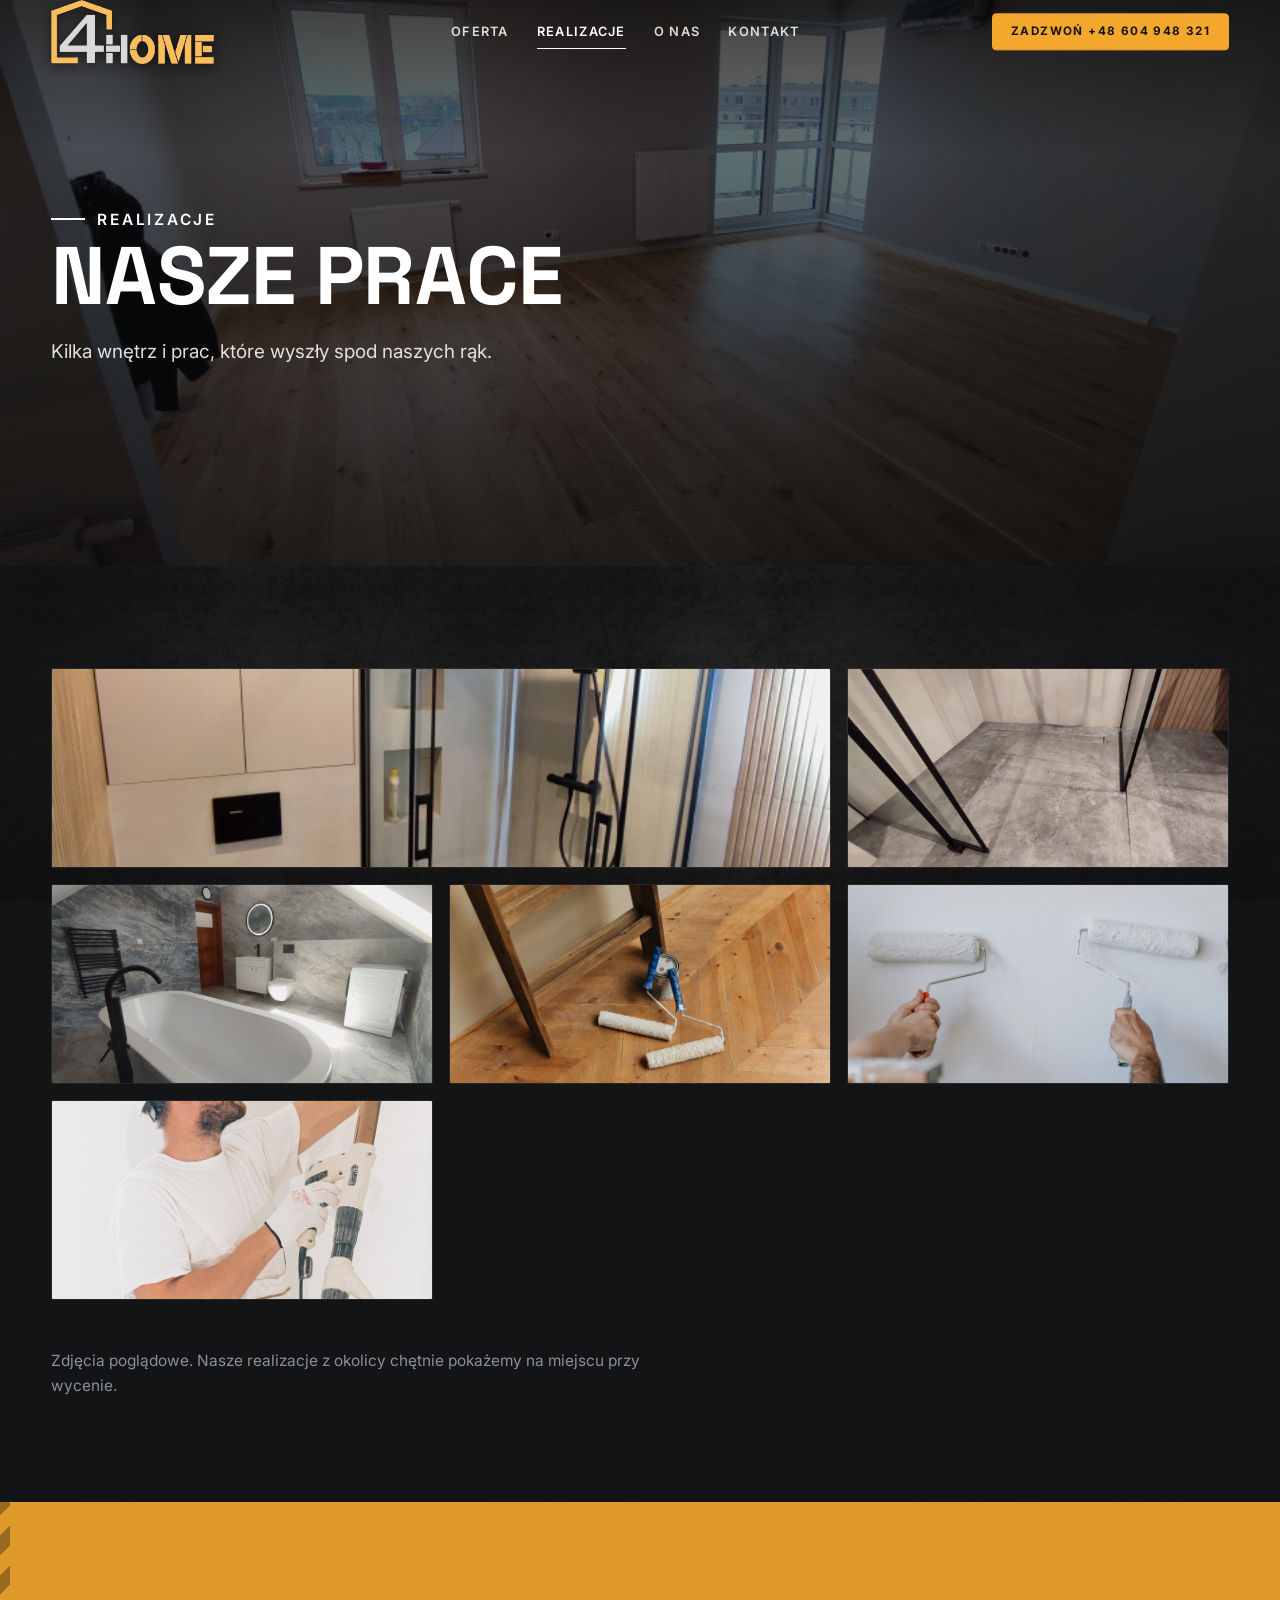
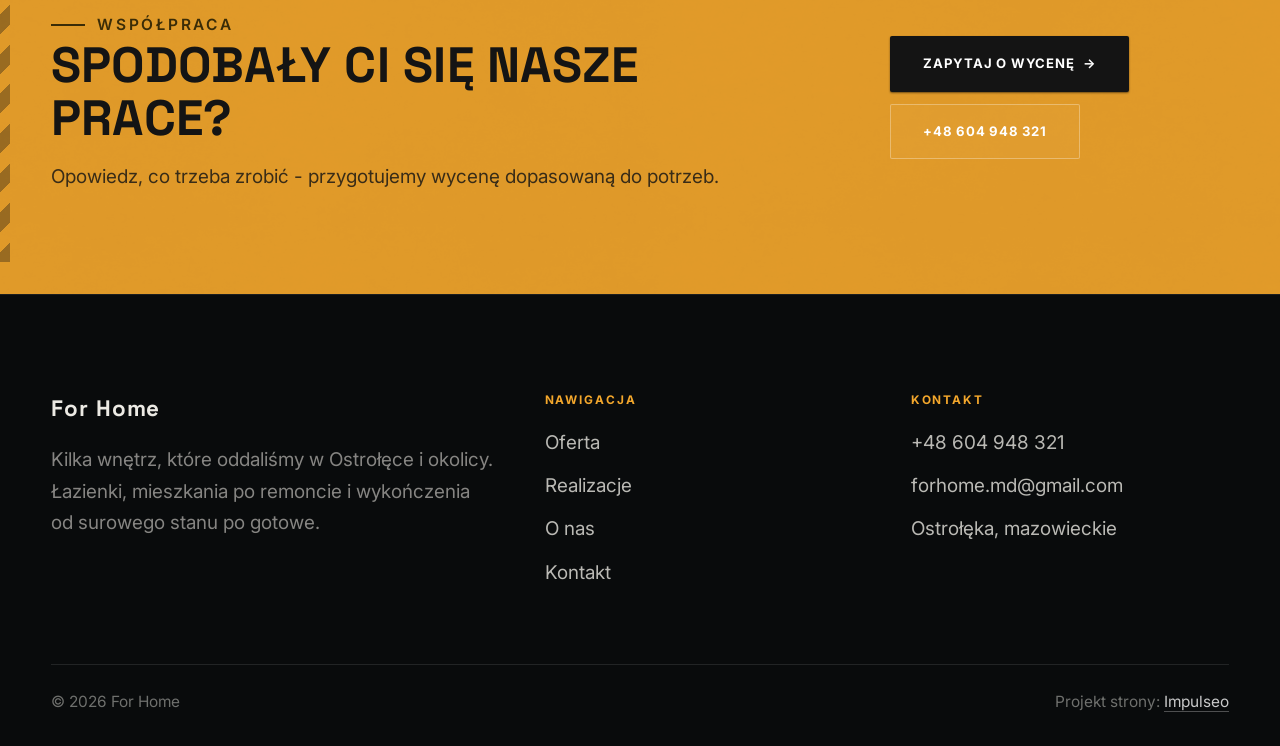
<file: realizacje.html>
<!DOCTYPE html>
<html lang="pl">
<head>
<meta name="robots" content="noindex, nofollow">
<meta charset="UTF-8">
<meta name="viewport" content="width=device-width, initial-scale=1.0">
<title>Realizacje - For Home</title>
<meta name="description" content="Realizacje For Home: Mieszkanie po remoncie, Łazienka z prysznicem walk-in, Prysznic i glazura wielkoformatowa, Łazienka z wanną wolnostojącą, Montaż podłóg i listew">
<link rel="preconnect" href="https://fonts.googleapis.com">
<link rel="preconnect" href="https://fonts.gstatic.com" crossorigin>
<link href="https://fonts.googleapis.com/css2?family=Space+Grotesk:wght@500;600;700&family=Inter:wght@400;500;600&display=swap" rel="stylesheet">
<link rel="stylesheet" href="assets/styles.css">
</head>
<body>

<header class="nav">
  <div class="wrap nav-inner">
    <a class="brand brand-has-logo" href="index.html"><img class="brand-logo" src="img/logo-mark.png" alt="For Home"></a>
    <nav class="nav-links">
      <a href="oferta.html">Oferta</a>
      <a href="realizacje.html" class="active">Realizacje</a>
      <a href="o-nas.html">O nas</a>
      <a href="kontakt.html">Kontakt</a>
      <a href="tel:+48604948321" class="btn btn-accent">Zadzwoń +48 604 948 321</a>
    </nav>
    <button class="nav-toggle" aria-label="Menu"><span></span><span></span><span></span></button>
  </div>
</header>

<section class="pagehead">
  <img src="img/g1.jpg" alt="For Home - Nasze prace">
  <div class="wrap">
    <span class="eyebrow">Realizacje</span>
    <h1>Nasze prace</h1>
    <p>Kilka wnętrz i prac, które wyszły spod naszych rąk.</p>
  </div>
</section>
<section>
  <div class="wrap">
    <div class="gallery">
      <div class="tile t-two3 reveal"><img src="img/g2.jpg" alt="Łazienka z prysznicem walk-in" loading="lazy"><div class="cap">Łazienka z prysznicem walk-in</div></div>
      <div class="tile t-third reveal"><img src="img/g3.jpg" alt="Prysznic i glazura wielkoformatowa" loading="lazy"><div class="cap">Prysznic i glazura wielkoformatowa</div></div>
      <div class="tile t-third reveal"><img src="img/g4.jpg" alt="Łazienka z wanną wolnostojącą" loading="lazy"><div class="cap">Łazienka z wanną wolnostojącą</div></div>
      <div class="tile t-third reveal"><img src="img/g5.jpg" alt="Montaż podłóg i listew" loading="lazy"><div class="cap">Montaż podłóg i listew</div></div>
      <div class="tile t-third reveal"><img src="img/g6.jpg" alt="Szpachlowanie i malowanie ścian" loading="lazy"><div class="cap">Szpachlowanie i malowanie ścian</div></div>
      <div class="tile t-third reveal"><img src="img/about.jpg" alt="Gładzie i przygotowanie ścian" loading="lazy"><div class="cap">Gładzie i przygotowanie ścian</div></div>
    </div>
    <p class="muted reveal" style="margin-top:var(--space-7);font-size:var(--text-sm);max-width:62ch">Zdjęcia poglądowe. Nasze realizacje z okolicy chętnie pokażemy na miejscu przy wycenie.</p>
  </div>
</section>
<section class="cta">
  <div class="wrap">
    <div class="reveal">
      <span class="eyebrow">Współpraca</span>
      <h2>Spodobały Ci się nasze prace?</h2>
      <p>Opowiedz, co trzeba zrobić - przygotujemy wycenę dopasowaną do potrzeb.</p>
    </div>
    <div class="cta-actions reveal">
      <a href="kontakt.html" class="btn btn-light">Zapytaj o wycenę <span class="arr">→</span></a>
      <a href="tel:+48604948321" class="btn btn-ghost" style="color:#fff;border-color:rgba(255,255,255,.3)">+48 604 948 321</a>
    </div>
  </div>
</section>

<footer>
  <div class="wrap">
    <div class="foot-grid">
      <div class="foot-brand">
        <div class="name">For Home</div>
        <p>Kilka wnętrz, które oddaliśmy w Ostrołęce i okolicy. Łazienki, mieszkania po remoncie i wykończenia od surowego stanu po gotowe.</p>
      </div>
      <div class="foot-col">
        <h4>Nawigacja</h4>
        <a href="oferta.html">Oferta</a>
        <a href="realizacje.html">Realizacje</a>
        <a href="o-nas.html">O nas</a>
        <a href="kontakt.html">Kontakt</a>
      </div>
      <div class="foot-col">
        <h4>Kontakt</h4>
        <a href="tel:+48604948321">+48 604 948 321</a>
        <a href="mailto:forhome.md@gmail.com">forhome.md@gmail.com</a>
        <p>Ostrołęka, mazowieckie</p>
      </div>
    </div>
    <div class="foot-bot">
      <span>© 2026 For Home</span>
      <span>Projekt strony: <a class="foot-credit" href="https://impulseo.pl" target="_blank" rel="noopener">Impulseo</a></span>
    </div>
  </div>
</footer>
<div class="sticky-call"><a class="sc-call" href="tel:+48604948321"><svg class="ico-tel" width="16" height="16" viewBox="0 0 24 24" fill="none" aria-hidden="true"><path d="M6.6 10.8a15.5 15.5 0 0 0 6.6 6.6l2.2-2.2a1 1 0 0 1 1-.24 11.4 11.4 0 0 0 3.6.58 1 1 0 0 1 1 1V20a1 1 0 0 1-1 1A17 17 0 0 1 3 4a1 1 0 0 1 1-1h3.5a1 1 0 0 1 1 1c0 1.25.2 2.46.58 3.6a1 1 0 0 1-.25 1l-2.23 2.2Z" fill="currentColor"/></svg> Zadzwoń</a><a class="sc-quote" href="kontakt.html">Bezpłatna wycena</a></div>

<script src="assets/main.js"></script>
</body>
</html>
</file>
<file: assets/styles.css>
/* ============================================================
   STOLBASZ — premium, architektoniczny B2B fit-out
   Jasna paleta, zero brązu. System wg premium-web-craft.
   Projekt strony: Impulseo (impulseo.pl)
   ============================================================ */

:root{
  /* PALETA — jasna, architektoniczna, chłodna */
  --paper:#F4F6F8;          /* główne tło */
  --paper-2:#E7EBEF;        /* sekcje alternatywne (chłodny jasny szary) */
  --paper-3:#E7EBEF;        /* delikatne wypełnienia */
  --ink:#15212E;            /* tekst główny — chłodny grafit */
  --ink-soft:#243443;       /* nagłówki drugorzędne */
  --muted:#6B7785;          /* tekst poboczny */
  --line:rgba(21,33,46,.12);/* hairline */
  --accent:#E8A317;         /* stonowany petrol-slate — jedyny akcent */
  --accent-d:#C9870C;
  --accent-soft:rgba(232,163,23,.10);
  --dark:#15212E;           /* sekcje ciemne (stopka/CTA) */

  /* ODSTĘPY — skala 4/8 */
  --space-1:4px; --space-2:8px; --space-3:12px; --space-4:16px; --space-5:24px;
  --space-6:32px; --space-7:48px; --space-8:64px; --space-9:96px; --space-10:128px;

  /* TYPOGRAFIA — fluid clamp() (skala podbita 16.07.2026: większe, czytelniejsze litery — uwaga Adama) */
  --text-sm:clamp(.9rem,.87rem + .12vw,1rem);
  --text-base:clamp(1.08rem,1.04rem + .18vw,1.2rem);
  --text-lg:clamp(1.24rem,1.15rem + .34vw,1.44rem);
  --text-h3:clamp(1.34rem,1.22rem + .55vw,1.66rem);
  --text-h2:clamp(2.1rem,1.66rem + 2.1vw,3.1rem);
  --text-h1:clamp(2.9rem,2.1rem + 4vw,5.1rem);

  /* PROMIENIE — architektoniczne, raczej ostre */
  --r-sm:3px; --r-md:6px; --r-lg:10px;

  /* RUCH */
  --ease:cubic-bezier(.25,.46,.45,.94); --dur:.24s;

  /* CIENIE — miękkie, warstwowe */
  --sh-sm:0 1px 2px rgba(16,24,32,.04), 0 2px 8px rgba(16,24,32,.05);
  --sh-md:0 2px 6px rgba(16,24,32,.05), 0 12px 28px -8px rgba(16,24,32,.12);
  --sh-lg:0 6px 14px rgba(16,24,32,.07), 0 26px 56px -18px rgba(16,24,32,.22);

  --hairline:1px solid var(--line);

  --font-display:'Space Grotesk','Inter',sans-serif;
  --font-body:'Inter',sans-serif;
}

*{box-sizing:border-box;margin:0;padding:0}
html{scroll-behavior:smooth}
body{
  font-family:var(--font-body);
  font-size:var(--text-base);
  line-height:1.65;
  color:var(--ink);
  background:var(--paper);
  -webkit-font-smoothing:antialiased;
  text-rendering:optimizeLegibility;
}
img{max-width:100%;display:block}
a{color:inherit;text-decoration:none}

.wrap{width:min(92%,1180px);margin-inline:auto}
section{padding-block:clamp(52px,6.5vw,96px)}

h1,h2,h3{font-family:var(--font-display);font-weight:700;line-height:1.08;letter-spacing:-.02em;color:var(--ink)}
h1{font-size:var(--text-h1);letter-spacing:-.035em}
h2{font-size:var(--text-h2);letter-spacing:-.025em}
h3{font-size:var(--text-h3)}
p{max-width:65ch}

.eyebrow{
  font-family:var(--font-body);
  font-size:var(--text-sm);
  font-weight:600;
  letter-spacing:.18em;
  text-transform:uppercase;
  color:var(--accent);
  display:inline-flex;align-items:center;gap:var(--space-3);
}
.eyebrow::before{content:"";width:28px;height:1px;background:var(--accent);display:inline-block}

.muted{color:var(--muted)}
.lead{font-size:var(--text-lg);line-height:1.55;color:var(--ink-soft);max-width:50ch}

/* ---------- BUTTONS ---------- */
.btn{
  display:inline-flex;align-items:center;gap:var(--space-2);
  font-weight:600;font-size:var(--text-sm);letter-spacing:.02em;
  padding:var(--space-4) var(--space-6);
  border-radius:var(--r-sm);
  transition:transform var(--dur) var(--ease),box-shadow var(--dur) var(--ease),background var(--dur) var(--ease);
  cursor:pointer;border:1px solid transparent;
}
.btn-accent{background:var(--accent);color:#fff;box-shadow:var(--sh-sm)}
.btn-accent:hover{background:var(--accent-d);transform:translateY(-2px);box-shadow:var(--sh-md)}
.btn-accent:active{transform:translateY(0);box-shadow:var(--sh-sm)}
.btn-ghost{background:transparent;color:var(--ink);border-color:var(--line)}
.btn-ghost:hover{border-color:var(--accent);color:var(--accent);transform:translateY(-2px)}
.btn-light{background:#fff;color:var(--ink);box-shadow:var(--sh-sm)}
.btn-light:hover{transform:translateY(-2px);box-shadow:var(--sh-md)}
.btn .arr{transition:transform var(--dur) var(--ease)}
.btn:hover .arr{transform:translateX(4px)}

/* ---------- NAV ---------- */
.nav{
  position:sticky;top:0;z-index:50;
  background:color-mix(in srgb,var(--paper) 88%,transparent);
  backdrop-filter:saturate(140%) blur(10px);
  border-bottom:var(--hairline);
}
.nav-inner{display:flex;align-items:center;justify-content:space-between;height:72px}
.brand{display:flex;flex-direction:column;line-height:1}
.brand .name{font-family:var(--font-display);font-weight:800;font-size:1.35rem;letter-spacing:.04em}
.brand .sub{font-size:.62rem;letter-spacing:.34em;text-transform:uppercase;color:var(--muted);margin-top:5px}
.nav-links{display:flex;align-items:center;gap:var(--space-6)}
.nav-links a{font-size:var(--text-sm);font-weight:500;color:var(--ink-soft);position:relative;padding-block:4px;transition:color var(--dur) var(--ease)}
.nav-links a::after{content:"";position:absolute;left:0;bottom:0;width:0;height:1.5px;background:var(--accent);transition:width var(--dur) var(--ease)}
.nav-links a:hover,.nav-links a.active{color:var(--ink)}
.nav-links a:hover::after,.nav-links a.active::after{width:100%}
.nav-links .btn{padding:var(--space-2) var(--space-5)}
/* przyciski w nav: właściwy kolor (przebij .nav-links a) + bez podkreślenia */
.nav-links a.btn-accent{color:#fff}
.nav-links a.btn-ghost,.nav-links a.btn-light{color:var(--ink)}
.nav-links a.btn::after{display:none}
.nav-toggle{display:none;background:none;border:none;cursor:pointer;flex-direction:column;gap:5px;padding:8px}
.nav-toggle span{width:24px;height:2px;background:var(--ink);transition:var(--dur)}

/* ---------- HERO (split) ---------- */
.hero{position:relative;overflow:hidden;border-bottom:var(--hairline)}
.hero-grid{display:grid;grid-template-columns:1.05fr .95fr;gap:clamp(24px,4vw,60px);align-items:center;
  padding-block:clamp(36px,4.5vw,64px)}
.hero-copy .eyebrow{margin-bottom:var(--space-5)}
.hero-copy h1{margin-bottom:var(--space-5)}
.hero-copy .lead{margin-bottom:var(--space-7)}
.hero-actions{display:flex;flex-wrap:wrap;gap:var(--space-4)}
.hero-art{position:relative;aspect-ratio:4/3;border-radius:var(--r-lg);overflow:hidden;box-shadow:var(--sh-lg)}
.hero-art img{width:100%;height:100%;object-fit:cover}
.hero-art::after{content:"";position:absolute;inset:0;background:linear-gradient(180deg,transparent 55%,rgba(18,24,28,.28))}
.hero-badge{position:absolute;left:var(--space-5);bottom:var(--space-5);z-index:2;
  background:rgba(252,252,251,.94);backdrop-filter:blur(4px);
  border-radius:var(--r-md);padding:var(--space-4) var(--space-5);box-shadow:var(--sh-md);max-width:78%}
.hero-badge strong{display:block;font-family:var(--font-display);font-size:1rem;letter-spacing:-.01em}
.hero-badge span{font-size:var(--text-sm);color:var(--muted)}

/* ---------- HERO duży / kinowy (strona główna) ---------- */
.hero-cine{position:relative;min-height:clamp(560px,82vh,840px);min-height:clamp(560px,82svh,840px);display:flex;align-items:center;overflow:hidden;border-bottom:var(--hairline)}
.hero-cine>img{position:absolute;inset:0;width:100%;height:100%;object-fit:cover;z-index:0}
.hero-cine::after{content:"";position:absolute;inset:0;z-index:1;
  background:linear-gradient(95deg,rgba(13,18,23,.86) 0%,rgba(13,18,23,.64) 32%,rgba(13,18,23,.24) 62%,rgba(13,18,23,.04) 100%)}
.hero-cine .wrap{position:relative;z-index:2;padding-block:var(--space-8)}
.hero-cine .hero-copy{max-width:660px}
.hero-cine .eyebrow{color:#fff;margin-bottom:var(--space-5)}
.hero-cine .eyebrow::before{background:#fff}
.hero-cine h1{color:#fff;margin-bottom:var(--space-5);font-size:clamp(2.9rem,2rem + 4.4vw,5.2rem)}
.hero-cine .lead{color:rgba(255,255,255,.92);max-width:48ch;margin-bottom:var(--space-7)}
.hero-cine .hero-actions{display:flex;flex-wrap:wrap;gap:var(--space-4)}
@media(max-width:680px){
  .hero-cine{min-height:clamp(520px,76vh,640px);min-height:clamp(520px,76svh,640px);align-items:flex-end}
  .hero-cine::after{background:linear-gradient(0deg,rgba(13,18,23,.9) 6%,rgba(13,18,23,.45) 55%,rgba(13,18,23,.25) 100%)}
  .hero-cine .wrap{padding-bottom:var(--space-9)}
}

/* full-bleed hero variant (podstrony) */
.pagehead{position:relative;min-height:46vh;min-height:46svh;display:flex;align-items:flex-end;overflow:hidden;border-bottom:var(--hairline)}
.pagehead img{position:absolute;inset:0;width:100%;height:100%;object-fit:cover}
.pagehead::after{content:"";position:absolute;inset:0;background:linear-gradient(180deg,rgba(18,24,28,.25),rgba(18,24,28,.62))}
.pagehead .wrap{position:relative;z-index:2;padding-block:var(--space-9);color:#fff}
.pagehead h1{color:#fff;max-width:18ch}
.pagehead .eyebrow{color:#fff}
.pagehead .eyebrow::before{background:#fff}
.pagehead p{color:rgba(255,255,255,.86);margin-top:var(--space-4);max-width:54ch}

/* ---------- STRIP (pasek skrótów / liczby) ---------- */
.strip{background:var(--dark);color:#fff}
.strip .wrap{display:grid;grid-template-columns:repeat(4,1fr);gap:var(--space-6);padding-block:var(--space-8)}
.strip .item .k{font-family:var(--font-display);font-size:clamp(1.6rem,1.2rem + 1.4vw,2.4rem);font-weight:800;letter-spacing:-.02em;color:#fff}
.strip .item .v{font-size:var(--text-sm);color:rgba(255,255,255,.66);margin-top:var(--space-2);line-height:1.45}
.strip .item{border-left:2px solid var(--accent);padding-left:var(--space-5)}

/* ---------- SECTION HEAD ---------- */
.head{max-width:48rem;margin-bottom:var(--space-8)}
.head.center{margin-inline:auto;text-align:center}
.head .eyebrow{margin-bottom:var(--space-4)}
.head h2{margin-bottom:var(--space-4)}
.head p{color:var(--muted);font-size:var(--text-lg);line-height:1.55}
.head.center p{margin-inline:auto}

/* ---------- INTRO SPLIT ---------- */
.split{display:grid;grid-template-columns:.92fr 1.08fr;gap:clamp(28px,5vw,80px);align-items:center}
.split.rev{grid-template-columns:1.08fr .92fr}
.split.rev .split-art{order:-1}
.split-art{position:relative;aspect-ratio:5/4;border-radius:var(--r-lg);overflow:hidden;box-shadow:var(--sh-lg)}
.split-art img{width:100%;height:100%;object-fit:cover}
.split-copy h2{margin-bottom:var(--space-5)}
.split-copy p+p{margin-top:var(--space-4)}
.split-copy .btn{margin-top:var(--space-6)}

/* ---------- SERVICES (zakres) ---------- */
.svc-grid{display:grid;grid-template-columns:repeat(auto-fit,minmax(280px,1fr));gap:var(--space-5)}
.svc{background:#fff;border:var(--hairline);border-radius:var(--r-md);padding:var(--space-7) var(--space-6);
  transition:transform var(--dur) var(--ease),box-shadow var(--dur) var(--ease),border-color var(--dur) var(--ease);
  position:relative;overflow:hidden}
.svc::before{content:"";position:absolute;left:0;top:0;width:3px;height:0;background:var(--accent);transition:height var(--dur) var(--ease)}
.svc:hover{transform:translateY(-4px);box-shadow:var(--sh-md);border-color:transparent}
.svc:hover::before{height:100%}
.svc .ic{font-family:var(--font-display);font-size:.8rem;font-weight:700;letter-spacing:.12em;color:var(--accent);margin-bottom:var(--space-4)}
.svc h3{margin-bottom:var(--space-3);font-size:1.22rem}
.svc p{color:var(--muted);font-size:var(--text-base);line-height:1.6}

/* big detailed service rows */
.svc-row{display:grid;grid-template-columns:.8fr 1.2fr;gap:clamp(20px,4vw,60px);align-items:center;padding-block:var(--space-8)}
.svc-row+.svc-row{border-top:var(--hairline)}
.svc-row.rev{grid-template-columns:1.2fr .8fr}
.svc-row.rev .svc-row-art{order:-1}
.svc-row-art{aspect-ratio:4/3;border-radius:var(--r-md);overflow:hidden;box-shadow:var(--sh-md)}
.svc-row-art img{width:100%;height:100%;object-fit:cover}
.svc-row h3{font-size:1.5rem;margin-bottom:var(--space-4)}
.svc-row .num{font-family:var(--font-display);font-size:.85rem;font-weight:700;letter-spacing:.14em;color:var(--accent);display:block;margin-bottom:var(--space-3)}
.svc-row ul{list-style:none;margin-top:var(--space-4);display:flex;flex-direction:column;gap:var(--space-2)}
.svc-row li{position:relative;padding-left:var(--space-5);color:var(--muted);font-size:var(--text-base)}
.svc-row li::before{content:"";position:absolute;left:0;top:.62em;width:8px;height:1px;background:var(--accent)}

/* ---------- GALLERY (realizacje) ---------- */
.gallery{display:grid;grid-template-columns:repeat(12,1fr);gap:var(--space-4);grid-auto-rows:200px}
/* GALERIA MASONRY — pionowe zdjęcia (portrety beauty/wellness) bez przycinania: kolumny, height auto */
.gallery-masonry{column-count:3;column-gap:var(--space-4)}
@media(max-width:900px){.gallery-masonry{column-count:2}}
@media(max-width:560px){.gallery-masonry{column-count:1}}
.gallery-masonry .m-tile{break-inside:avoid;margin:0 0 var(--space-4);padding:0;position:relative;overflow:hidden;border-radius:var(--r-md);border:1px solid var(--line)}
.gallery-masonry .m-tile img{width:100%;height:auto;display:block}
.gallery-masonry .m-tile .cap{position:absolute;left:0;right:0;bottom:0;padding:var(--space-4);color:#fff;background:linear-gradient(0deg,rgba(0,0,0,.55),transparent);font-size:var(--text-sm)}
.gallery-masonry .m-tile .cap small{display:block;font-weight:400;opacity:.78;letter-spacing:.04em;text-transform:uppercase;font-size:.66rem;margin-top:3px}
.tile{position:relative;overflow:hidden;border-radius:var(--r-md);box-shadow:var(--sh-sm);
  transition:transform var(--dur) var(--ease),box-shadow var(--dur) var(--ease)}
.tile img{width:100%;height:100%;object-fit:cover;transition:transform .6s var(--ease)}
.tile:hover{box-shadow:var(--sh-md)}
.tile:hover img{transform:scale(1.05)}
.tile .cap{position:absolute;left:0;right:0;bottom:0;padding:var(--space-5) var(--space-4) var(--space-4);
  background:linear-gradient(transparent,rgba(18,24,28,.78));color:#fff;
  font-size:var(--text-sm);font-weight:600;letter-spacing:.01em;
  opacity:0;transform:translateY(8px);transition:var(--dur) var(--ease)}
.tile:hover .cap{opacity:1;transform:translateY(0)}
.tile .cap small{display:block;font-weight:400;opacity:.78;letter-spacing:.04em;text-transform:uppercase;font-size:.66rem;margin-top:3px}
/* bento spans */
.t-wide{grid-column:span 6}
.t-tall{grid-column:span 6;grid-row:span 2}
.t-std{grid-column:span 6}
.t-third{grid-column:span 4}
.t-two3{grid-column:span 8}

/* ---------- TRUST / WIARYGODNOŚĆ ---------- */
.trust{background:var(--paper-2)}
.trust-grid{display:grid;grid-template-columns:repeat(auto-fit,minmax(240px,1fr));gap:var(--space-5);margin-top:var(--space-7)}
.trust-card{background:#fff;border-radius:var(--r-md);padding:var(--space-7) var(--space-6);box-shadow:var(--sh-sm);border-top:3px solid var(--accent)}
.trust-card .big{font-family:var(--font-display);font-size:clamp(1.8rem,1.3rem + 1.6vw,2.6rem);font-weight:800;letter-spacing:-.02em;color:var(--ink);line-height:1}
.trust-card h3{font-size:1.12rem;margin:var(--space-3) 0 var(--space-2)}
.trust-card p{color:var(--muted);font-size:var(--text-base);line-height:1.55}

/* ---------- CTA band ---------- */
.cta{background:var(--dark);color:#fff;position:relative;overflow:hidden}
.cta .wrap{display:grid;grid-template-columns:1.4fr .6fr;gap:var(--space-7);align-items:center;position:relative;z-index:2}
.cta h2{color:#fff;max-width:20ch}
.cta p{color:rgba(255,255,255,.74);margin-top:var(--space-4)}
.cta-actions{display:flex;flex-direction:column;gap:var(--space-3);align-items:flex-start}
.cta::before{content:"";position:absolute;right:-80px;top:-80px;width:360px;height:360px;border-radius:50%;
  background:radial-gradient(circle,var(--accent-soft),transparent 70%)}

/* ---------- CONTACT ---------- */
.contact-grid{display:grid;grid-template-columns:.85fr 1.15fr;gap:clamp(28px,4vw,56px);align-items:start}
.info-list{display:flex;flex-direction:column;gap:var(--space-2)}
.info-row{display:flex;gap:var(--space-4);align-items:flex-start;padding-block:var(--space-4);border-bottom:var(--hairline)}
.info-row .ic{flex:none;width:42px;height:42px;display:grid;place-items:center;border-radius:50%;
  background:var(--accent-soft);color:var(--accent);font-size:1.05rem}
.info-row .lbl{font-size:.72rem;letter-spacing:.14em;text-transform:uppercase;color:var(--muted)}
.info-row .val{font-weight:600;font-size:var(--text-base);margin-top:2px}
.info-row a.val:hover{color:var(--accent)}
.map{border:none;border-radius:var(--r-lg);box-shadow:var(--sh-md);width:100%;height:100%;min-height:380px;filter:grayscale(.2) contrast(1.02)}
.form{background:#fff;border:var(--hairline);border-radius:var(--r-lg);padding:clamp(24px,3vw,40px);box-shadow:var(--sh-sm)}
.form .fld{margin-bottom:var(--space-5)}
.form label{display:block;font-size:var(--text-sm);font-weight:600;margin-bottom:var(--space-2)}
.form input,.form textarea{width:100%;font-family:inherit;font-size:var(--text-base);color:var(--ink);
  padding:var(--space-4);border:var(--hairline);border-radius:var(--r-sm);background:var(--paper);transition:border-color var(--dur)}
.form input:focus,.form textarea:focus{outline:none;border-color:var(--accent);background:#fff}
.form textarea{resize:vertical;min-height:120px}
.form .note{font-size:var(--text-sm);color:var(--muted);margin-top:var(--space-3)}

/* ---------- FOOTER ---------- */
footer{background:var(--dark);color:#fff;padding-block:var(--space-9) var(--space-6)}
.foot-grid{display:grid;grid-template-columns:1.4fr 1fr 1fr;gap:var(--space-7);margin-bottom:var(--space-8)}
.foot-brand .name{font-family:var(--font-display);font-weight:800;font-size:1.4rem;letter-spacing:.04em}
.foot-brand p{color:rgba(255,255,255,.62);margin-top:var(--space-4);font-size:var(--text-base);max-width:38ch}
.foot-col h4{font-size:.74rem;letter-spacing:.16em;text-transform:uppercase;color:rgba(255,255,255,.5);margin-bottom:var(--space-4)}
.foot-col a,.foot-col p{display:block;color:rgba(255,255,255,.82);font-size:var(--text-base);margin-bottom:var(--space-3)}
.foot-col a:hover{color:#fff}
.foot-bot{border-top:1px solid rgba(255,255,255,.12);padding-top:var(--space-5);display:flex;justify-content:space-between;flex-wrap:wrap;gap:var(--space-3);
  font-size:var(--text-sm);color:rgba(255,255,255,.55)}
.foot-bot a:hover{color:#fff}

/* ---------- REVEAL ---------- */
.reveal{opacity:0;transform:translateY(22px);transition:opacity .6s var(--ease),transform .6s var(--ease)}
.reveal.in{opacity:1;transform:none}

/* ---------- RESPONSIVE ---------- */
@media(max-width:920px){
  .hero-grid,.split,.split.rev,.svc-row,.svc-row.rev,.cta .wrap,.contact-grid,.foot-grid{grid-template-columns:1fr}
  .split.rev .split-art,.svc-row.rev .svc-row-art{order:0}
  .hero-art{aspect-ratio:16/10;max-height:420px}
  .strip .wrap{grid-template-columns:repeat(2,1fr);gap:var(--space-7)}
  .gallery{grid-auto-rows:180px}
  .t-wide,.t-tall,.t-std,.t-third,.t-two3{grid-column:span 6}
  .t-tall{grid-row:span 1}
  .cta-actions{flex-direction:row;flex-wrap:wrap}
  .foot-grid{gap:var(--space-6)}
}
@media(max-width:680px){
  .nav-links{position:fixed;inset:72px 0 auto 0;background:var(--paper);flex-direction:column;align-items:stretch;
    gap:0;padding:var(--space-4) 6%;border-bottom:var(--hairline);box-shadow:var(--sh-md);
    transform:translateY(-120%);transition:transform var(--dur) var(--ease)}
  .nav-links.open{transform:translateY(0)}
  .nav-links a{padding-block:var(--space-4);border-bottom:var(--hairline)}
  .nav-links .btn{margin-top:var(--space-3);justify-content:center}
  .nav-toggle{display:flex}
  .strip .wrap{grid-template-columns:1fr}
  .gallery{grid-template-columns:repeat(6,1fr)}
  .foot-grid{grid-template-columns:1fr}
}
@media(prefers-reduced-motion:reduce){
  *{animation-duration:.01ms!important;transition:none!important}
  .reveal{opacity:1!important;transform:none!important}
  html{scroll-behavior:auto}
}

/* ============================================================
   PREMIUM LAYER — destylat deep-researchu branż (anty-AI, spokój).
   Zmienne STOLBASZ (--accent/--ink/--paper/--line/--dark). Ruch ledwo
   zauważalny, krzywa cubic-bezier(.16,.84,.44,1); prefers-reduced-motion
   pokryte blanketem wyżej. Karty hairline zamiast cieni = #1 sygnał „nie-AI".
   ============================================================ */

/* więcej oddechu między sekcjami (liderzy: 110-130px) */
section{padding-block:clamp(64px,8vw,128px)}

/* 1) Aksamitny reveal — dłuższa, miękka krzywa zamiast „skoku" */
.reveal{transition:opacity .9s cubic-bezier(.16,.84,.44,1),transform .9s cubic-bezier(.16,.84,.44,1);will-change:opacity,transform}
/* stagger TYLKO w galerii (tam pozycja = porządek dzieci) */
.gallery .reveal:nth-child(2){transition-delay:.07s}
.gallery .reveal:nth-child(3){transition-delay:.14s}
.gallery .reveal:nth-child(4){transition-delay:.21s}
.gallery .reveal:nth-child(5){transition-delay:.28s}
.gallery .reveal:nth-child(6){transition-delay:.35s}

/* 2) Hero STATYCZNY na .hero-cine — Ken Burns CAŁKIEM WYŁĄCZONY 26.06 (3. zgłoszenie Szymona).
   GENEZA: animowanie scale na <img> hero z teksturami (cegły/framugi) re-samplinguje obraz
   klatka po klatce → na części ekranów drobne drganie/shimmer = „heroshot się trzęsie".
   translateY usunięto wcześniej, scale-only + will-change/GPU NIE wystarczyły do GWARANCJI gładkości.
   Krzysztof zażądał pewności („make sure, że błąd się nie pojawi") > efekt. Zero animacji = 0% drgania.
   Delikatny zoom zostaje TYLKO w pełnoekranowych hero gastro/studio (hg-bg/hs-bg — tło, inny
   mechanizm, chwalone, nigdy nie zgłaszane). NIE wracać do KB na .hero-cine bez realnego testu
   na sprzęcie klienta — to ryzyko regresji „trzęsienia”. */
/* BEZPIECZNY "wow" na hero = jednorazowy FADE-IN (opacity), nie zoom.
   opacity nie dotyka bitmapy → gładkie na KAŻDYM zdjęciu/ekranie/GPU, zero ryzyka migotania.
   Geometryczny ruch (scale/translate) na .hero-cine jest ZAKAZANY (bramka pilnuje). */
@keyframes heroFade{from{opacity:0}to{opacity:1}}
.hero-cine>img{transform:none;animation:heroFade 1.1s ease-out both}

/* 3) Akcentowy hairline pod nagłówkiem sekcji, który „rysuje się" przy wejściu */
.head h2{position:relative;padding-bottom:18px}
.head h2::after{content:"";position:absolute;left:0;bottom:0;height:1px;width:0;background:var(--accent);transition:width 1s cubic-bezier(.16,.84,.44,1) .15s}
.head.center h2::after{left:50%;transform:translateX(-50%)}
.head.reveal.in h2::after,.head.center.reveal.in h2::after{width:54px}

/* 4) Karty HAIRLINE zamiast cieni/zaokrągleń (najmocniejszy anty-AI detal) */
.svc{background:transparent;border:1px solid var(--line);border-radius:var(--r-sm);box-shadow:none}
.svc:hover{box-shadow:none;border-color:var(--accent);transform:translateY(-3px)}
.trust-card{background:transparent;box-shadow:none;border:1px solid var(--line);border-top:2px solid var(--accent);border-radius:var(--r-sm)}
.tile{box-shadow:none;border-radius:var(--r-sm)}
.tile:hover{box-shadow:none}

/* 5) Sticky-nav kondensuje się po przewinięciu (sygnał dopracowania) */
.nav{transition:box-shadow .4s ease,background .4s ease}
.nav.is-stuck{box-shadow:0 1px 0 var(--line),0 14px 30px -24px rgba(0,0,0,.45)}
.nav-inner{transition:height .35s var(--ease)}
.nav.is-stuck .nav-inner{height:60px}

/* 6) MANIFESTO — pełnoekranowy cytat-bohater (zastępuje generyczne „Dlaczego my") */
.manifesto{background:var(--paper-2);text-align:center}
.manifesto .wrap{max-width:60rem}
.manifesto p{font-family:var(--font-display);font-style:italic;font-size:clamp(1.6rem,1rem + 2.4vw,2.8rem);line-height:1.32;color:var(--ink-soft);margin-inline:auto;max-width:26ch;position:relative;padding-top:var(--space-8)}
.manifesto p::before{content:"";position:absolute;top:0;left:50%;transform:translateX(-50%);width:54px;height:1px;background:var(--accent)}
.manifesto p span{color:var(--accent);font-style:italic}

/* 7) GATEWAYS — 3 duże bramy-zdjęcia (zamiast paska menu usług) */
.gateways{display:grid;grid-template-columns:repeat(3,1fr);gap:var(--space-4)}
.gateway{position:relative;aspect-ratio:3/4;overflow:hidden;border-radius:var(--r-sm);display:block}
.gateway img{width:100%;height:100%;object-fit:cover;transition:transform .8s var(--ease),filter .5s var(--ease)}
.gateway::after{content:"";position:absolute;inset:0;background:linear-gradient(180deg,transparent 38%,rgba(18,24,28,.74))}
.gateway:hover img{transform:scale(1.05);filter:brightness(1.05)}
.gateway .g-ttl{position:absolute;left:0;right:0;bottom:0;z-index:2;padding:var(--space-6) var(--space-5);color:#fff;font-family:var(--font-display);font-size:1.45rem;letter-spacing:-.01em;line-height:1.15}
.gateway .g-ttl small{display:block;font-family:var(--font-body);font-size:var(--text-sm);font-weight:400;opacity:.82;letter-spacing:.03em;margin-top:5px}
@media(max-width:760px){.gateways{grid-template-columns:1fr}.gateway{aspect-ratio:16/10}}

/* 8) LOGO klienta w nagłówku (gdy podane --logo) */
/* 52px domyślnie (feedback Bartka 06.07.2026: 40px ginęło, uwaga padła 3x; ~56px sprawdzone na żywym demie anna-borowiec-makeup) */
.brand-logo{height:64px;width:auto;max-width:300px;object-fit:contain;display:block}
.nav.is-stuck .brand-logo{height:52px}
@media(max-width:680px){.brand-logo{height:46px;max-width:210px}}


/* === RWD: nagłówki na wąskich ekranach (dodane 17.07.2026 razem z fixem clamp) ===
   Po przywróceniu działania clamp() dolna granica --text-h1 (2.9rem) rozpychała
   dokument przy długich polskich słowach na telefonach. Tu ją zjeżdżamy. */
@media (max-width:560px){
  :root{
    --text-h1:clamp(1.9rem, 1.15rem + 4.4vw, 2.7rem);
    --text-h2:clamp(1.5rem, 1rem + 3vw, 2.1rem);
  }
  .hero-cine h1{font-size:clamp(1.9rem, 1.15rem + 4.4vw, 2.7rem)}
  h1,h2{overflow-wrap:break-word}
}

/* === rodzina: fachowcy === */
/* ============================================================
   RODZINA: FACHOWCY (hydraulik/elektryk/remont/brukarstwo/ogrodzenia)
   Doklejane NA WIERZCH base.css. Dziedziczy paletę/fonty skórki (trade/elektryk).
   Filozofia: telefon-bohater + zaufanie + „bezpłatna wycena". Spokój, nie krzyk.
   (count-up i podwójny iframe mapy świadomie pominięte - krytyka blueprintu.)
   ============================================================ */

/* --- PROCES - oś „jak pracujemy" (podpis rodziny, czego nie ma w meblach) --- */
.proces{background:var(--paper-2)}
.proces-line{list-style:none;display:grid;grid-template-columns:repeat(4,1fr);gap:var(--space-5);position:relative;margin:0;padding:0}
.proces-line li{position:relative;padding-top:var(--space-7)}
.proces-line li::before{content:"";position:absolute;top:14px;left:0;right:0;height:1px;background:var(--line)}
.proces-line li:last-child::before{right:50%}
.proces-line li:first-child::before{left:50%}
.proces-line li::after{content:"";position:absolute;top:9px;left:calc(50% - 6px);width:11px;height:11px;border-radius:50%;background:var(--accent);box-shadow:0 0 0 4px var(--paper-2)}
.proces-line .pno{font-family:var(--font-display);font-weight:800;font-size:1.5rem;color:var(--accent);letter-spacing:-.02em;display:block;margin-bottom:var(--space-3);text-align:center}
.proces-line h3{font-size:1.1rem;margin-bottom:var(--space-2);text-align:center}
.proces-line p{color:var(--muted);font-size:var(--text-sm);line-height:1.5;text-align:center;max-width:26ch;margin-inline:auto}
@media(max-width:820px){
  .proces-line{grid-template-columns:1fr;gap:0}
  .proces-line li{padding:var(--space-5) 0 var(--space-5) var(--space-7)}
  .proces-line li::before{left:5px;right:auto;top:0;bottom:0;width:1px;height:auto}
  .proces-line li:first-child::before,.proces-line li:last-child::before{left:5px;right:auto}
  .proces-line li::after{top:var(--space-6);left:0}
  .proces-line .pno,.proces-line h3,.proces-line p{text-align:left;margin-inline:0}
}

/* --- OBSZAR DZIAŁANIA - lokalność (chipy z REALNEGO miasta, bez drugiego iframe) --- */
.obszar .head{text-align:center;margin-inline:auto}
.obszar .head .eyebrow{justify-content:center}
.obszar-list{list-style:none;display:flex;flex-wrap:wrap;justify-content:center;gap:var(--space-3);margin:0;padding:0;max-width:60rem;margin-inline:auto}
.obszar-list li{border:1px solid var(--line);border-radius:999px;padding:var(--space-2) var(--space-5);
  font-size:var(--text-sm);font-weight:600;color:var(--ink-soft);transition:border-color .24s var(--ease),color .24s var(--ease)}
.obszar-list li:hover{border-color:var(--accent);color:var(--accent)}
.obszar-list li.is-home{background:var(--accent);border-color:var(--accent);color:#fff}

/* --- STICKY-CALL - dolny pasek mobile (najważniejszy konwerter tej rodziny) --- */
.sticky-call{display:none}
@media(max-width:820px){
  .sticky-call{display:grid;grid-template-columns:1fr 1fr;gap:1px;position:fixed;left:0;right:0;bottom:0;z-index:90;
    background:var(--line);box-shadow:0 -6px 20px -10px rgba(0,0,0,.4)}
  .sticky-call a{padding:15px 8px;text-align:center;font-weight:700;font-size:.95rem;letter-spacing:.01em}
  .sc-call{background:var(--accent);color:#fff}
  .sc-quote{background:var(--paper);color:var(--ink)}
  body{padding-bottom:56px}
}

/* --- Blok „Awaria? Dzwoń” (opcjonalny, hydraulik/elektryk) --- */
.awaria{background:var(--dark);color:#fff}
.awaria .wrap{display:flex;flex-wrap:wrap;align-items:center;justify-content:space-between;gap:var(--space-5);padding-block:var(--space-7)}
.awaria h3{color:#fff;font-size:clamp(1.3rem,1rem + 1.2vw,1.8rem)}
.awaria p{color:rgba(255,255,255,.72);margin-top:var(--space-2)}
.awaria .btn-accent{white-space:nowrap}

/* === CERTYFIKATY / CZYM PRACUJEMY (gated: renderuje sie tylko gdy brief poda certy/marki/gwarancja) - mocny lever dla dekarzy === */
.auto-marki .marki-list{display:flex;flex-wrap:wrap;justify-content:center;gap:clamp(.8rem,2.5vw,1.6rem);list-style:none;margin:var(--space-7) 0 0;padding:0}
.auto-marki .marki-list li{font-family:var(--font-display);text-transform:uppercase;letter-spacing:.12em;font-weight:600;
  font-size:clamp(.82rem,1.5vw,1rem);color:var(--ink-soft);padding:.5rem 1rem;border:1px solid var(--line);border-radius:var(--r-sm)}
.marki-gwar{text-align:center;color:var(--muted);font-size:var(--text-sm);margin-top:var(--space-6)}

/* ============================================================
   FAZA 3 - OSOBNY UKŁAD FACHOWCY (research wf_e4ed63db + krytyka z policzonym WCAG). Doklejane na wierzch.
   Tożsamość: ZAUFANIE + DUŻY TELEFON + DOWÓD. Dwublok hero (zdjęcie | lity panel), bezpośrednio, solidnie.
   ============================================================ */

/* --- P0 KONTRAST: bursztyn jako TEKST na jasnym = 2.0 FAIL (policzone). Naprawy (bursztyn->ciemny tekst / ink). --- */
.btn-accent{color:#14171c}                                  /* bursztyn + ciemny tekst = 8.28 PASS */
.sticky-call .sc-call{color:#14171c}                        /* sticky bursztyn + ciemny tekst */
.obszar-list li.is-home{background:var(--ink);border-color:var(--ink);color:#fff}  /* było bursztyn+biel 2.17 -> ink+biel 16.29 */
.proces-line .pno{color:var(--ink-soft)}                    /* numery procesu: było bursztyn 2.0 -> ink-soft (czytelne); kropka osi zostaje bursztyn (grafika) */

/* --- Ikona telefonu (uzywana w hero hf-phone-num; nav styluje silnik NAV NOBU) --- */
.ico-tel{vertical-align:-2px;margin-right:.3em}

/* === HERO FACHOWCY: dwublok (zdjęcie | lity panel ink). Zdjęcie = PIERWSZE dziecko (blur-guard + mobilny stack). STATYCZNE. === */
.hero-fach{display:grid;grid-template-columns:1fr minmax(0,46%);min-height:clamp(540px,76vh,740px);min-height:clamp(540px,76svh,740px)}
.hf-photo{width:100%;height:100%;object-fit:cover;display:block;background:var(--paper-2)}  /* img = PIERWSZE dziecko sekcji (blur-guard); EAGER, bez animacji (zero janku) */
.hf-panel{order:-1;background:var(--ink);color:#fff;display:flex;flex-direction:column;justify-content:center;
  padding:clamp(2.2rem,5vw,4.5rem) clamp(1.6rem,4vw,3.6rem)}
.hf-kicker{font-family:var(--font-display);font-weight:700;text-transform:uppercase;letter-spacing:.14em;
  font-size:clamp(.74rem,1.4vw,.9rem);color:var(--accent)}
.hf-title{color:#fff;font-family:var(--font-display);font-weight:800;line-height:1.05;letter-spacing:-.01em;
  font-size:clamp(1.9rem,1.4rem + 2vw,3rem);margin:var(--space-3) 0 var(--space-5)}
.hf-phone{display:inline-flex;flex-direction:column;gap:.15rem;margin-bottom:var(--space-5);width:fit-content}
.hf-phone-lab{font-size:.74rem;text-transform:uppercase;letter-spacing:.14em;color:rgba(255,255,255,.66)}
.hf-phone-num{font-family:var(--font-display);font-weight:800;color:#fff;font-variant-numeric:tabular-nums;white-space:nowrap;
  font-size:clamp(2rem,1.4rem + 2.2vw,2.9rem);line-height:1;display:inline-flex;align-items:center}
.hf-phone-num .ico-tel{width:.7em;height:.7em;color:var(--accent);margin-right:.35em}   /* ikona bursztyn, cyfry białe */
.hf-phone:hover .hf-phone-num{color:var(--accent)}
.hf-actions{display:flex;flex-wrap:wrap;gap:var(--space-3)}
.hf-ghost{color:#fff;border-color:rgba(255,255,255,.45)}
.hf-trust{margin-top:var(--space-5);padding-top:var(--space-4);border-top:1px solid rgba(255,255,255,.16);
  color:rgba(255,255,255,.82);font-weight:600;font-size:var(--text-sm);letter-spacing:.01em}
@media(max-width:820px){
  .hero-fach{grid-template-columns:1fr;min-height:0}
  .hf-photo{aspect-ratio:16/10}
  .hf-panel{order:0;padding-block:clamp(2rem,7vw,3rem)}     /* DOM-order: zdjęcie na górze, panel pod */
}

/* === PROMISE BAR: zawsze-obecna sygnatura usługowa (anty recon-collapse) === */
.fach-promise{background:var(--paper-2);border-bottom:var(--hairline);padding-block:0}
.fach-promise .wrap{padding-block:var(--space-4)}
.fp-row{list-style:none;margin:0;padding:0;display:flex;flex-wrap:wrap;justify-content:center;align-items:center;gap:clamp(.6rem,2.4vw,2rem)}
.fp-row li{font-family:var(--font-display);font-weight:700;text-transform:uppercase;letter-spacing:.08em;
  font-size:clamp(.72rem,1.3vw,.85rem);color:var(--ink-soft);display:flex;align-items:center}
.fp-row li:not(:last-child)::after{content:"";width:6px;height:6px;border-radius:50%;background:var(--accent);margin-left:clamp(.6rem,2.4vw,2rem)}

/* === TRUST BAR (gated): jasne pasmo, cyfry INK (NIE bursztyn=2.0 FAIL), bursztyn jako kreska pod liczbą === */
.trust-bar{background:var(--paper);border-bottom:var(--hairline)}
.trust-bar .wrap{display:flex;flex-wrap:wrap;align-items:center;justify-content:center;gap:clamp(1rem,3vw,2.6rem);padding-block:var(--space-7)}
.tb-stats{display:flex;flex-wrap:wrap;gap:clamp(1rem,3vw,2.6rem)}
.tb-stat{display:flex;flex-direction:column;align-items:center;text-align:center;padding-bottom:var(--space-2);border-bottom:3px solid var(--accent)}
.tb-num{font-family:var(--font-display);font-weight:800;font-size:clamp(2rem,3vw,2.8rem);line-height:1;color:var(--ink);font-variant-numeric:tabular-nums}
.tb-lab{font-size:.74rem;text-transform:uppercase;letter-spacing:.08em;color:var(--muted);margin-top:.3rem}
.tb-google{font-weight:700;color:var(--ink);font-size:var(--text-base);background:var(--paper-2);border:var(--hairline);border-radius:999px;padding:.5rem 1.1rem;font-variant-numeric:tabular-nums}
.tb-seal{font-family:var(--font-display);font-weight:700;text-transform:uppercase;letter-spacing:.06em;font-size:.85rem;
  color:var(--ink);border:1px solid var(--accent);border-radius:var(--r-sm);padding:.5rem 1rem}

/* === LISTA USŁUG (zamiast bram-nastrojowych): konkret "co + zakres + wycena" === */
.fach-uslugi .fu-list{list-style:none;margin:var(--space-8) 0 0;padding:0;display:flex;flex-direction:column}
.fu-row{display:grid;grid-template-columns:minmax(11rem,1fr) 2fr auto;gap:clamp(1rem,3vw,2.5rem);align-items:center;
  padding-block:var(--space-5);border-top:1px solid var(--line)}
.fu-row:last-child{border-bottom:1px solid var(--line)}
.fu-name{font-family:var(--font-display);font-weight:700;font-size:1.15rem;color:var(--ink)}
.fu-desc{color:var(--muted);font-size:var(--text-sm);line-height:1.55}
.fu-cta{font-weight:700;font-size:var(--text-sm);color:var(--accent-d);white-space:nowrap}
.fu-cta:hover{color:var(--ink)}
@media(max-width:760px){.fu-row{grid-template-columns:1fr;gap:var(--space-2)}.fu-cta{justify-self:start}}

/* === OPINIE (gated): realne cytaty z reconu === */
.opinie-grid{display:grid;grid-template-columns:repeat(auto-fit,minmax(16rem,1fr));gap:var(--space-6);margin-top:var(--space-8)}
.op-card{margin:0;background:var(--paper);border:1px solid var(--line);border-radius:var(--r-md);padding:var(--space-6);display:flex;flex-direction:column;gap:var(--space-3)}
.op-star{color:var(--accent-d);letter-spacing:.1em;font-size:.95rem}
.op-card blockquote{margin:0;color:var(--ink-soft);font-size:var(--text-base);line-height:1.6}
.op-autor{font-family:var(--font-display);font-weight:700;color:var(--ink);font-size:.95rem}

/* === SUWAK PRZED/PO (kopia z auto.css - CSS nie dziedziczy się między rodzinami; krytyka 5b) === */
.auto-ba .ba-slider{position:relative;--ba-pos:50%;max-width:62rem;margin:var(--space-8) auto 0;aspect-ratio:16/9;
  overflow:hidden;border-radius:var(--r-sm);border:1px solid var(--line);touch-action:none;user-select:none;cursor:ew-resize}
.ba-slider img{position:absolute;inset:0;width:100%;height:100%;object-fit:cover;display:block}
.ba-before-wrap{position:absolute;inset:0;clip-path:inset(0 calc(100% - var(--ba-pos)) 0 0)}
.ba-lab{position:absolute;top:var(--space-4);z-index:3;font-family:var(--font-display);text-transform:uppercase;
  letter-spacing:.1em;font-size:.7rem;color:#fff;background:rgba(10,12,15,.6);padding:.3rem .6rem;border-radius:2px}
.ba-lab-l{left:var(--space-4)}
.ba-lab-r{right:var(--space-4)}
.ba-handle{position:absolute;top:0;bottom:0;left:var(--ba-pos);width:2px;background:var(--accent);transform:translateX(-1px);z-index:4;pointer-events:none}
.ba-handle span{position:absolute;top:50%;left:50%;transform:translate(-50%,-50%);width:38px;height:38px;border-radius:50%;
  background:var(--accent);box-shadow:0 2px 12px rgba(0,0,0,.4);display:flex;align-items:center;justify-content:center}
.ba-handle span::before,.ba-handle span::after{content:"";position:absolute;width:0;height:0;border-block:5px solid transparent}
.ba-handle span::before{left:9px;border-right:6px solid #14171c}
.ba-handle span::after{right:9px;border-left:6px solid #14171c}
.ba-podpis{text-align:center;color:var(--muted);font-size:var(--text-sm);margin-top:var(--space-5)}

/* === NAV NOBU (silnik): fachowcy === */
.nav{position:fixed;left:0;right:0;backdrop-filter:none;border-bottom:1px solid transparent;z-index:100;transition:transform .35s var(--ease),background .35s ease,box-shadow .35s ease}
.nav.nav-hidden{transform:translateY(-100%)}
.nav.is-stuck{background:transparent;box-shadow:none;border-bottom-color:transparent}
.nav.is-stuck .nav-inner{height:64px}
.nav .brand{flex-direction:row;align-items:baseline;gap:.6rem;line-height:1}
.nav .brand .name{font-family:var(--font-display);font-weight:600;font-size:1.5rem;text-transform:uppercase;letter-spacing:.14em}
.nav .brand .sub{margin-top:0;padding-left:.65rem;border-left:1px solid currentColor;font-size:.66rem;font-weight:600;letter-spacing:.22em;text-transform:uppercase}
.nav .nav-links a{font-size:.8rem;font-weight:600;text-transform:uppercase;letter-spacing:.1em;padding-block:6px}
.nav .nav-links a::after{height:1px}
.nav .nav-links a.btn-accent{font-size:.73rem;font-weight:700;text-transform:uppercase;letter-spacing:.12em;padding:.5rem 1.1rem;border-radius:4px;box-shadow:none}
.nav .nav-links a.btn-accent:hover{transform:none;box-shadow:none}
.nav .nav-links a.btn-accent{background:var(--accent);border:1px solid var(--accent);color:#14171c}
.nav .nav-links a.btn-accent:hover{background:var(--accent);border-color:var(--accent);color:#14171c;filter:brightness(1.07)}
.nav{background:transparent}
.nav::after{content:"";position:absolute;left:0;right:0;top:0;height:150px;z-index:-1;pointer-events:none;transition:opacity .35s ease;background:linear-gradient(180deg,rgba(8,6,4,.55) 0%,rgba(8,6,4,0) 100%)}
.nav.nav-solid::after{opacity:0}
.nav .brand .name{color:#f5f1ea}
.nav .brand .sub{color:rgba(245,241,234,.82)}
.nav .nav-links a:not(.btn-accent){color:rgba(245,241,234,.9)}
.nav .nav-links a:not(.btn-accent):hover,.nav .nav-links a.active:not(.btn-accent){color:#fff}
.nav .nav-links a:not(.btn-accent)::after{background:#fff}
.nav .nav-toggle span{background:#f5f1ea}
.nav.nav-solid{background:color-mix(in srgb,var(--paper) 94%,transparent);backdrop-filter:saturate(140%) blur(10px);border-bottom:var(--hairline)}
.nav.nav-solid .brand .name{color:var(--ink)}
.nav.nav-solid .brand .sub{color:var(--accent-d)}
.nav.nav-solid .nav-links a:not(.btn-accent){color:var(--ink-soft)}
.nav.nav-solid .nav-links a:not(.btn-accent):hover,.nav.nav-solid .nav-links a.active:not(.btn-accent){color:var(--ink)}
.nav.nav-solid .nav-links a:not(.btn-accent)::after{background:var(--accent-d)}
.nav.nav-solid .nav-toggle span{background:var(--ink)}
.nav.nav-solid.nav-hidden{background:transparent;box-shadow:none;border-bottom-color:transparent}
@media(min-width:681px){
.nav .nav-inner{position:relative;height:64px}
.nav .nav-links{flex:1;justify-content:center;gap:clamp(1rem,2.2vw,1.9rem);padding-right:12rem}
.nav .nav-links a.btn-accent{position:absolute;right:0;top:50%;transform:translateY(-50%);margin:0}
.nav:not(.nav-solid) .nav-links a.btn-accent{background:transparent;border-color:rgba(245,241,234,.55);color:#f5f1ea}
.nav:not(.nav-solid) .nav-links a.btn-accent:hover{background:var(--accent);border-color:var(--accent);color:#14171c;transform:translateY(-50%)}
}
@media(max-width:680px){
.nav .nav-links:not(.open){transform:translateY(-160%);visibility:hidden}
.nav .nav-links.open{visibility:visible}
.nav .brand .name{font-size:1.12rem;letter-spacing:.1em}
.nav .brand .sub{display:none}
.nav .brand{min-width:0;overflow:hidden}
.nav .nav-links{background:var(--paper)}
.nav .nav-links a:not(.btn-accent){color:var(--ink-soft)}
.nav .nav-links a:not(.btn-accent):hover,.nav .nav-links a.active:not(.btn-accent){color:var(--ink)}
}

/* === auto-paleta ze zdjęć klienta (dopasowanie do estetyki socials) === */
:root{--accent:#976133;--accent-d:#744922;--accent-soft:rgba(151,97,51,0.10);--paper:#F9F9F8;--paper-2:#EFEEED;--paper-3:#E8E7E5;}

/* ============================================================
   SKÓRKA: 4HOME — BETON PRZEMYSŁOWY (industrial fit-out, dark).
   Nadpisuje całość: ciemna tekstura betonu z brandu + amber z logo.
   Inspiracja: strony remontowo-wykończeniowe premium (dark hero,
   duży telefon, taśma ostrzegawcza jako sygnatura, stencil display).
   Doklejane NA WIERZCH — wygrywa nad wszystkim wyżej.
   ============================================================ */
:root{
  --accent:#F3A72C;            /* amber z logo 4HOME */
  --accent-d:#E0921A;
  --accent-soft:rgba(243,167,44,.12);
  --ink:#ECEAE4;              /* jasny tekst na betonie */
  --ink-soft:#CBC9C3;
  --muted:#8C9096;           /* chłodny szary betonu */
  --line:rgba(255,255,255,.13);
  --paper:#17181A;
  --paper-2:#1B1D20;
  --paper-3:#202225;
  --dark:#0E0F11;
  --surface:rgba(24,26,29,.66);    /* panel na betonie */
  --surface-2:rgba(15,16,18,.82);
  --hairline:1px solid var(--line);
  --sh-sm:0 1px 2px rgba(0,0,0,.5);
  --sh-md:0 10px 30px -12px rgba(0,0,0,.7);
  --sh-lg:0 24px 60px -24px rgba(0,0,0,.85);
}

/* --- BAZA: tekstura betonu na całej stronie --- */
body{
  color:var(--ink);
  background:#131416;
  background-image:linear-gradient(rgba(14,15,17,.30),rgba(14,15,17,.30)),url("../img/concrete.jpg");
  background-size:cover;
  background-position:center;
  background-attachment:fixed;
}
@media(max-width:820px){ body{background-attachment:scroll} }
h1,h2,h3,h4{color:var(--ink)}
h1,h2{font-family:var(--font-display);text-transform:uppercase;letter-spacing:-.01em}
h2{letter-spacing:.005em}
p{color:var(--ink-soft)}
.muted{color:var(--muted)}
::selection{background:var(--accent);color:#141414}

/* delikatny beton „mid" pod sekcjami parzystymi zamiast jasnego --paper-2 */
.proces,.fach-promise,.trust-bar,.manifesto,.obszar,.gateways-band{background-color:transparent}
.proces,.manifesto,.obszar{
  background-image:linear-gradient(rgba(19,20,22,.55),rgba(19,20,22,.72)),url("../img/concrete-mid.jpg");
  background-size:cover;background-position:center;background-attachment:fixed;
  border-block:1px solid rgba(255,255,255,.06);
}
@media(max-width:820px){.proces,.manifesto,.obszar{background-attachment:scroll}}

/* --- TAŚMA OSTRZEGAWCZA (sygnatura marki) --- */
.hazard{height:10px;width:100%;
  background:repeating-linear-gradient(-45deg,var(--accent) 0 18px,#141414 18px 36px);
  opacity:.92}

/* --- EYEBROW / HEAD --- */
.eyebrow{color:var(--accent)}
.eyebrow::before{background:var(--accent);height:2px;width:34px}
.head p{color:var(--muted)}
.head h2::after{background:var(--accent);height:3px}
.head.reveal.in h2::after,.head.center.reveal.in h2::after{width:64px}

/* --- BUTTONS --- */
.btn{border-radius:2px;font-weight:700;text-transform:uppercase;letter-spacing:.06em;font-size:.82rem}
.btn-accent{background:var(--accent);color:#141414;box-shadow:0 6px 18px -8px rgba(243,167,44,.6)}
.btn-accent:hover{background:#ffb838;color:#141414;box-shadow:0 10px 26px -10px rgba(243,167,44,.7)}
.btn-ghost{background:rgba(255,255,255,.03);color:var(--ink);border-color:rgba(255,255,255,.28)}
.btn-ghost:hover{border-color:var(--accent);color:var(--accent);background:rgba(243,167,44,.06)}
.btn-light{background:#ECEAE4;color:#141414}
.btn-light:hover{background:#fff}

/* --- NAV (dark concrete, amber CTA) --- */
.nav .brand-logo{filter:drop-shadow(0 2px 6px rgba(0,0,0,.6))}
.nav.nav-solid{background:rgba(14,15,17,.86);backdrop-filter:saturate(120%) blur(12px);border-bottom:1px solid rgba(255,255,255,.08)}
.nav.nav-solid .brand .name{color:var(--ink)}
.nav.nav-solid .brand .sub{color:var(--accent)}
.nav.nav-solid .nav-links a:not(.btn-accent){color:rgba(236,234,228,.82)}
.nav.nav-solid .nav-links a:not(.btn-accent):hover,.nav.nav-solid .nav-links a.active:not(.btn-accent){color:#fff}
.nav.nav-solid .nav-links a:not(.btn-accent)::after{background:var(--accent)}
.nav.nav-solid .nav-toggle span{background:var(--ink)}
.nav .nav-links a.btn-accent,.nav.nav-solid .nav-links a.btn-accent{background:var(--accent);border-color:var(--accent);color:#141414}
@media(min-width:681px){.nav:not(.nav-solid) .nav-links a.btn-accent{background:var(--accent);border-color:var(--accent);color:#141414}}
@media(max-width:680px){.nav .nav-links{background:rgba(14,15,17,.97);backdrop-filter:blur(12px)}
  .nav .nav-links a:not(.btn-accent){color:rgba(236,234,228,.9)}
  .nav .nav-links a{border-bottom-color:rgba(255,255,255,.08)}}

/* --- HERO FACHOWCY → industrial concrete --- */
.hero-fach{position:relative;background:#101113;border-bottom:none}
.hero-fach::after{content:"";position:absolute;left:0;right:0;bottom:0;height:10px;z-index:3;
  background:repeating-linear-gradient(-45deg,var(--accent) 0 18px,#141414 18px 36px)}
.hf-photo{filter:contrast(1.04) brightness(.94)}
.hf-panel{position:relative;order:-1;overflow:hidden;
  background:linear-gradient(120deg,rgba(16,17,19,.94),rgba(16,17,19,.80)),url("../img/concrete-mid.jpg");
  background-size:cover;background-position:center;
  border-right:3px solid var(--accent)}
/* wielki znak domu-4 jako znak wodny w tle panelu */
.hf-panel::before{content:"";position:absolute;right:-6%;bottom:-12%;width:min(60%,420px);aspect-ratio:576/227;
  background:url("../img/logo-mark.png") no-repeat center/contain;opacity:.06;z-index:0;pointer-events:none;transform:rotate(0deg)}
.hf-panel>*{position:relative;z-index:1}
.hf-kicker{color:var(--accent);display:inline-flex;align-items:center;gap:.6rem}
.hf-kicker::before{content:"";width:26px;height:3px;background:var(--accent);display:inline-block}
.hf-title{color:#fff;text-transform:uppercase;letter-spacing:-.01em}
.hf-title em{color:var(--accent);font-style:normal}
.hf-phone-num .ico-tel{color:var(--accent)}
.hf-trust{color:rgba(236,234,228,.8);border-top-color:rgba(255,255,255,.14)}
.hf-trust b{color:var(--accent)}

/* --- PROMISE BAR --- */
.fach-promise{background:rgba(12,13,15,.75);border-block:1px solid rgba(255,255,255,.08);backdrop-filter:blur(4px)}
.fp-row li{color:var(--ink-soft)}
.fp-row li:not(:last-child)::after{background:var(--accent)}

/* --- TRUST STRIP (liczby) --- */
.trust-bar{background:rgba(12,13,15,.7);border-block:1px solid rgba(255,255,255,.08)}
.tb-stat{border-bottom-color:var(--accent)}
.tb-num{color:#fff}
.tb-lab{color:var(--muted)}

/* --- PROCES --- */
.proces-line li::before{background:rgba(255,255,255,.15)}
.proces-line li::after{background:var(--accent);box-shadow:0 0 0 4px #17181a,0 0 14px rgba(243,167,44,.5)}
.proces-line .pno{color:var(--accent)}
.proces-line h3{color:#fff}
.proces-line p{color:var(--muted)}

/* --- GATEWAYS --- */
.gateway{border:1px solid rgba(255,255,255,.08)}
.gateway img{filter:contrast(1.05) brightness(.9)}
.gateway::after{background:linear-gradient(180deg,transparent 30%,rgba(10,11,12,.92))}
.gateway .g-ttl{border-left:3px solid var(--accent);padding-left:var(--space-4);margin:var(--space-5);bottom:var(--space-3);width:auto}
.gateway:hover img{filter:contrast(1.05) brightness(1)}

/* --- LISTA USŁUG --- */
.fach-uslugi .fu-list{border-top:2px solid var(--accent)}
.fu-row{border-top-color:rgba(255,255,255,.1)}
.fu-row:last-child{border-bottom-color:rgba(255,255,255,.1)}
.fu-name{color:#fff}
.fu-row:hover .fu-name{color:var(--accent)}
.fu-desc{color:var(--muted)}
.fu-cta{color:var(--accent)}
.fu-cta:hover{color:#fff}

/* --- GALLERY --- */
.tile{border:1px solid rgba(255,255,255,.08);border-radius:2px}
.tile img{filter:contrast(1.04) brightness(.94)}
.tile:hover img{filter:contrast(1.04) brightness(1);transform:scale(1.05)}
.tile .cap{background:linear-gradient(transparent,rgba(8,9,10,.9));border-left:3px solid var(--accent)}

/* --- OBSZAR --- */
.obszar-list li{border-color:rgba(255,255,255,.16);color:var(--ink-soft);background:rgba(255,255,255,.02)}
.obszar-list li:hover{border-color:var(--accent);color:var(--accent)}
.obszar-list li.is-home{background:var(--accent);border-color:var(--accent);color:#141414}

/* --- CTA (blok amber przemysłowy) --- */
.cta{background:var(--accent);color:#141414;position:relative;overflow:hidden}
.cta::after{content:"";position:absolute;inset:0;opacity:.10;pointer-events:none;
  background:url("../img/concrete-mid.jpg") center/cover;mix-blend-mode:multiply}
.cta::before{content:"";position:absolute;left:0;top:0;bottom:0;width:10px;z-index:2;
  background:repeating-linear-gradient(-45deg,#141414 0 14px,transparent 14px 28px);opacity:.35;border-radius:0}
.cta h2{color:#141414}
.cta p{color:rgba(20,20,20,.82)}
.cta .eyebrow{color:#3a2c07}
.cta .eyebrow::before{background:#3a2c07}
.cta-actions .btn-light{background:#141414;color:#fff}
.cta-actions .btn-light:hover{background:#000}
.cta-actions .btn-ghost{color:#141414;border-color:rgba(20,20,20,.4)}
.cta-actions .btn-ghost:hover{background:rgba(20,20,20,.08);color:#141414;border-color:#141414}

/* --- FOOTER --- */
footer{background:rgba(9,10,11,.92);border-top:1px solid rgba(255,255,255,.08)}
.foot-brand .name{color:var(--ink)}
.foot-brand p{color:rgba(236,234,228,.55)}
.foot-col h4{color:var(--accent)}
.foot-col a,.foot-col p{color:rgba(236,234,228,.78)}
.foot-col a:hover{color:var(--accent)}
.foot-bot{color:rgba(236,234,228,.45);border-top-color:rgba(255,255,255,.1)}

/* --- STICKY-CALL (mobile) --- */
.sticky-call{background:rgba(255,255,255,.08)}
.sc-call{background:var(--accent);color:#141414}
.sc-quote{background:#1b1d20;color:var(--ink)}

/* --- PODSTRONY: pagehead / svc-row / split / kontakt --- */
.pagehead{background:#101113;border-bottom:none}
.pagehead::after{background:linear-gradient(180deg,rgba(10,11,12,.45),rgba(10,11,12,.82))}
.pagehead img{filter:contrast(1.04) brightness(.9)}
.svc-row+.svc-row{border-top-color:rgba(255,255,255,.1)}
.svc-row .num{color:var(--accent)}
.svc-row h3{color:#fff}
.svc-row li{color:var(--muted)}
.svc-row li::before{background:var(--accent)}
.svc-row-art{border:1px solid rgba(255,255,255,.08)}
.svc-row-art img{filter:contrast(1.04) brightness(.94)}
.split-art{border:1px solid rgba(255,255,255,.08)}
.split-art img{filter:contrast(1.04) brightness(.94)}
.split-copy h2{color:#fff}
.split-copy p{color:var(--ink-soft)}
.info-row{border-bottom-color:rgba(255,255,255,.1)}
.info-row .ic{background:var(--accent-soft);color:var(--accent)}
.info-row .lbl{color:var(--muted)}
.info-row .val{color:var(--ink)}
.info-row a.val:hover{color:var(--accent)}
.form{background:var(--surface-2);border-color:rgba(255,255,255,.1);backdrop-filter:blur(6px)}
.form label{color:var(--ink)}
.form input,.form textarea{background:rgba(0,0,0,.35);border-color:rgba(255,255,255,.14);color:var(--ink)}
.form input::placeholder,.form textarea::placeholder{color:var(--muted)}
.form input:focus,.form textarea:focus{border-color:var(--accent);background:rgba(0,0,0,.5)}
.form .note{color:var(--muted)}
.map{filter:grayscale(.3) contrast(1.05) brightness(.85) invert(.9) hue-rotate(180deg)}

/* --- reveal linia pod h2 na .cta (kontrast) --- */
.cta .head h2::after{background:#141414}

/* === HERO-FIT (29.07.2026) — hero DOPASOWUJE SIĘ do wysokości okna =========================
   Zgłoszenie K. 29.07: na jego laptopie przyciski CTA w hero były ucięte dolną krawędzią
   (Modern House). Pomiar headless (1512x879 → realny widok 792 px): dolna krawędź CTA
   wypadała 123 px POD ekranem. Nawet przy maksymalnym oknie (982) było -20 px.

   DLACZEGO POPRZEDNI FIX NIE DZIAŁAŁ: 27.07 dołożyliśmy @media(max-height:820px) — próg.
   Widok K. ma ~792-895 px, czyli TUŻ NAD progiem → reguła w ogóle się nie włączała.
   Progi są kruche: każdy inny laptop/dok/pasek zakładek przesuwa granicę.

   ROZWIĄZANIE: zero progów. Każdy rozmiar, który decyduje o wysokości hero (typografia,
   odstępy, padding), dostaje `min(dotychczasowa-wartość, X svh)` — czyli na wysokim ekranie
   nic się nie zmienia, a im niższe okno, tym płynniej mniejsze. Treści NIE ucinamy.

   Doklejane na SAM KONIEC styles.css (po motion) → wygrywa kaskadę, nie rusza reguł w miejscu.
   Weryfikacja: tools-retrofit/measure_fold.py (mierzy zapas pod CTA dla 720/800/879/982). */

/* ---------- HERO KINOWY (strona główna, rodziny „editorial") ---------- */
.hero-cine .wrap{padding-block:min(var(--space-8),4svh)}
.hero-cine .eyebrow{margin-bottom:min(var(--space-5),2svh)}
.hero-cine h1{font-size:min(clamp(2.9rem,2rem + 4.4vw,5.2rem),7.6svh);
  margin-bottom:min(var(--space-5),2.4svh)}
.hero-cine .lead{font-size:min(1.125rem,2.3svh);line-height:1.55;
  margin-bottom:min(var(--space-7),3.2svh)}

/* ---------- HERO FACHOWCY — wariant A (pełny ekran) ---------- */
.hf-panel{padding-top:min(clamp(6.5rem,13vh,9rem),11svh);
  padding-bottom:min(clamp(2.6rem,6vh,3.6rem),4svh)}
.hf-title{font-size:min(clamp(2.3rem,1.6rem + 3.2vw,4.3rem),7svh);
  margin-top:min(var(--space-4),1.8svh);margin-bottom:min(var(--space-4),1.8svh)}
.hf-lead{font-size:min(1.18rem,2.3svh);line-height:1.5}
.hf-phone{margin-top:min(var(--space-6),2.8svh);margin-bottom:min(var(--space-5),2.2svh)}
.hf-phone-num{font-size:min(clamp(2rem,1.5rem + 2.4vw,3.05rem),5.2svh)}
.hf-trust{margin-top:min(var(--space-6),2.6svh);padding-top:min(var(--space-4),1.6svh)}

/* Telefon: tam liczy się czytelność, nie upychanie — skalowanie wysokością wyłączone,
   bo przy 844 px wysokości ekranu svh-limity zaczęłyby zmniejszać tekst bez potrzeby. */
@media(max-width:680px){
  .hero-cine h1{font-size:clamp(1.9rem,1.15rem + 4.4vw,2.7rem)}
  .hero-cine .lead{font-size:.98rem}
  .hf-title{font-size:clamp(2.1rem,1.6rem + 3.2vw,3rem)}
  .hf-lead{font-size:1rem}
  .hf-phone-num{font-size:clamp(1.9rem,1.5rem + 2.4vw,2.5rem)}
}
/* === /HERO-FIT === */


/* ====== IMPULSEO-FIX-20260731 ======================================================
   1) PODPIS w stopce jest teraz linkiem do impulseo.pl - ma być widocznie klikalny.
   2) ŻYWY NAGŁÓWEK: warstwa przenikających kadrów (.mt-hero-layer) miała z-index:1, więc
      lądowała NAD przyciemnieniem hero, a w rodzinie „fachowcy" nawet nad panelem z tekstem
      (.hf-panel nie miał własnego z-index). Efekt: przy zmianie zdjęcia napis znikał i wracał.
      Teraz warstwa idzie tam, gdzie zdjęcie tła (z-index:-2), a treść nagłówka dostaje twardy
      z-index:3. Zmieniają się WYŁĄCZNIE zdjęcia w tle - napis stoi nieruchomo.
      (hero-cine celowo pominięte: tam img ma z-index:0 i układ był poprawny.) */
.foot-bot a.foot-credit{color:rgba(255,255,255,.78);text-decoration:none;border-bottom:1px solid rgba(255,255,255,.28)}
.foot-bot a.foot-credit:hover{color:#fff;border-bottom-color:#fff}
.hero-fach > img.mt-hero-layer,.hero-gastro > img.mt-hero-layer,.hero-auto > img.mt-hero-layer,
.hero-dom > img.mt-hero-layer,.hero-studio > img.mt-hero-layer{z-index:-2}
.hf-panel,.hf-inner,.hd-panel,.hk-panel,.ha-inner,.hs-inner,.hg-inner{position:relative;z-index:3}
/* ====== koniec IMPULSEO-FIX-20260731 ====== */
</file>
